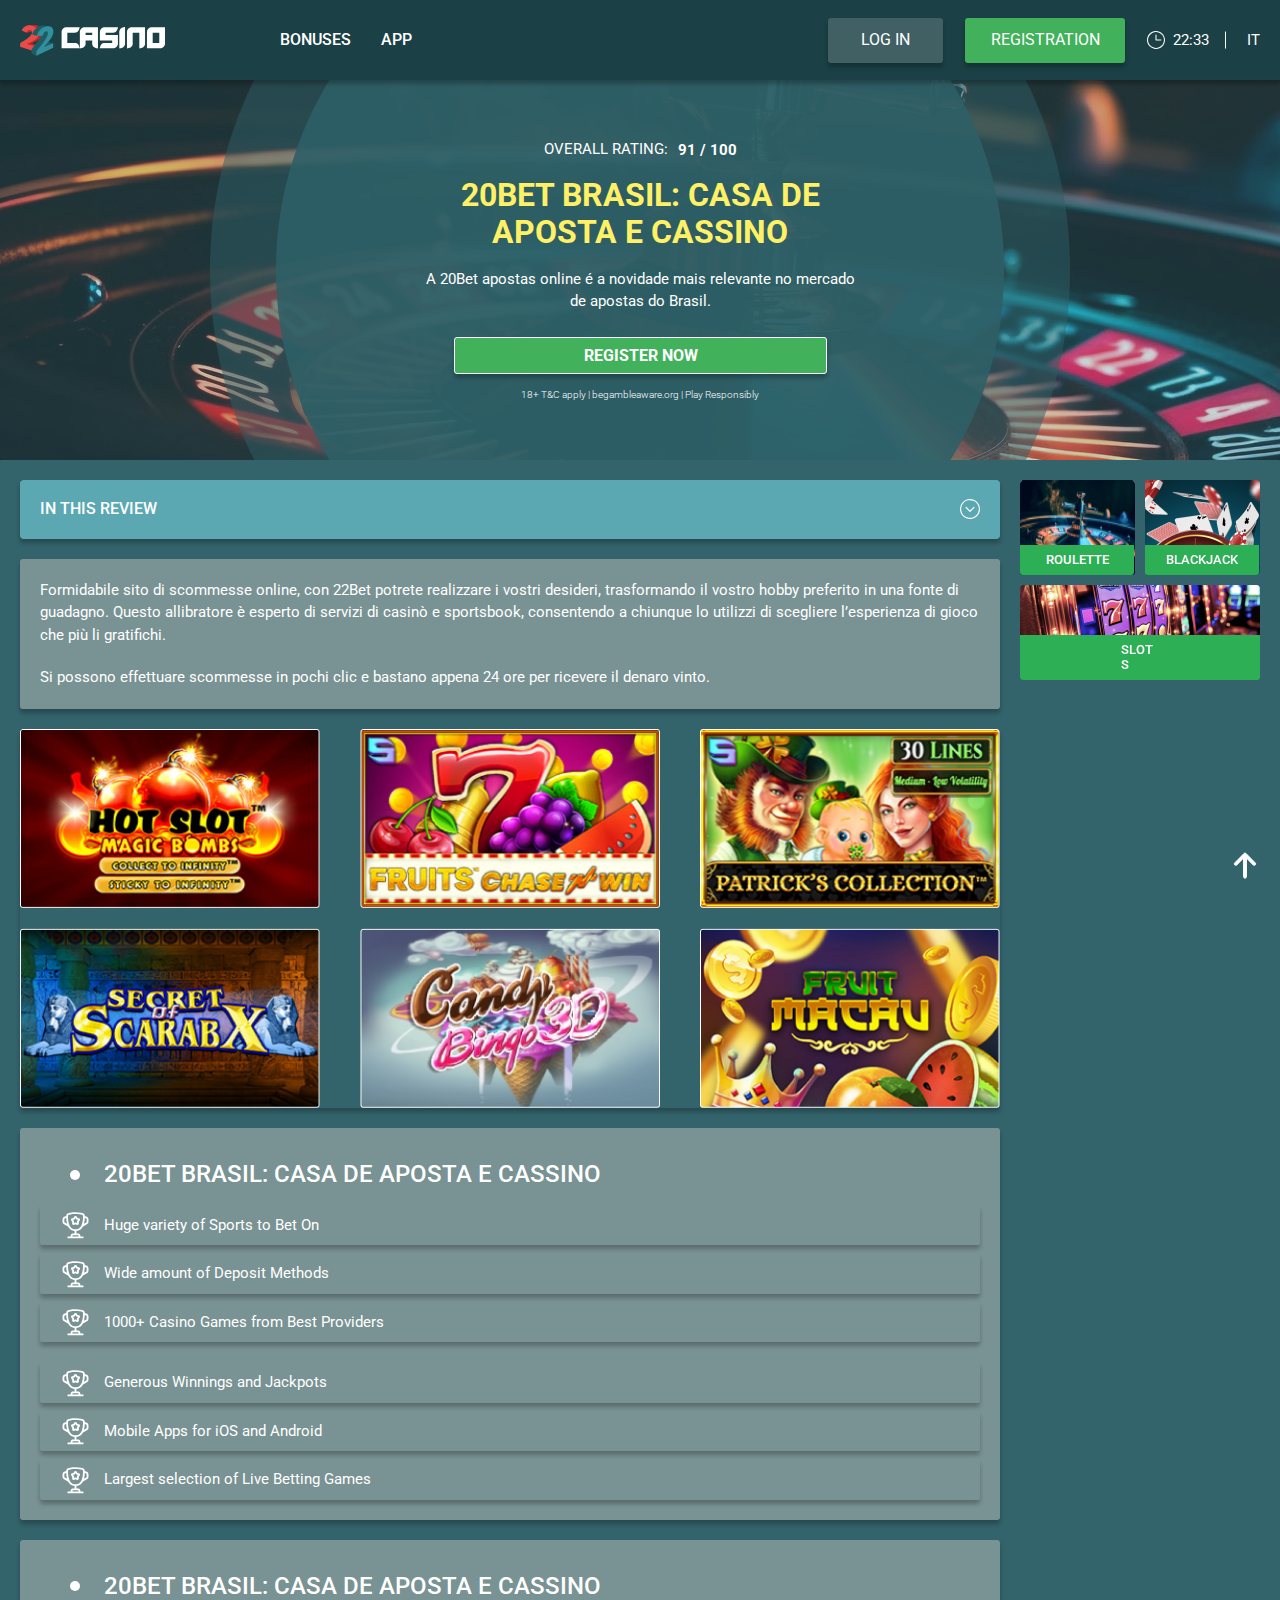
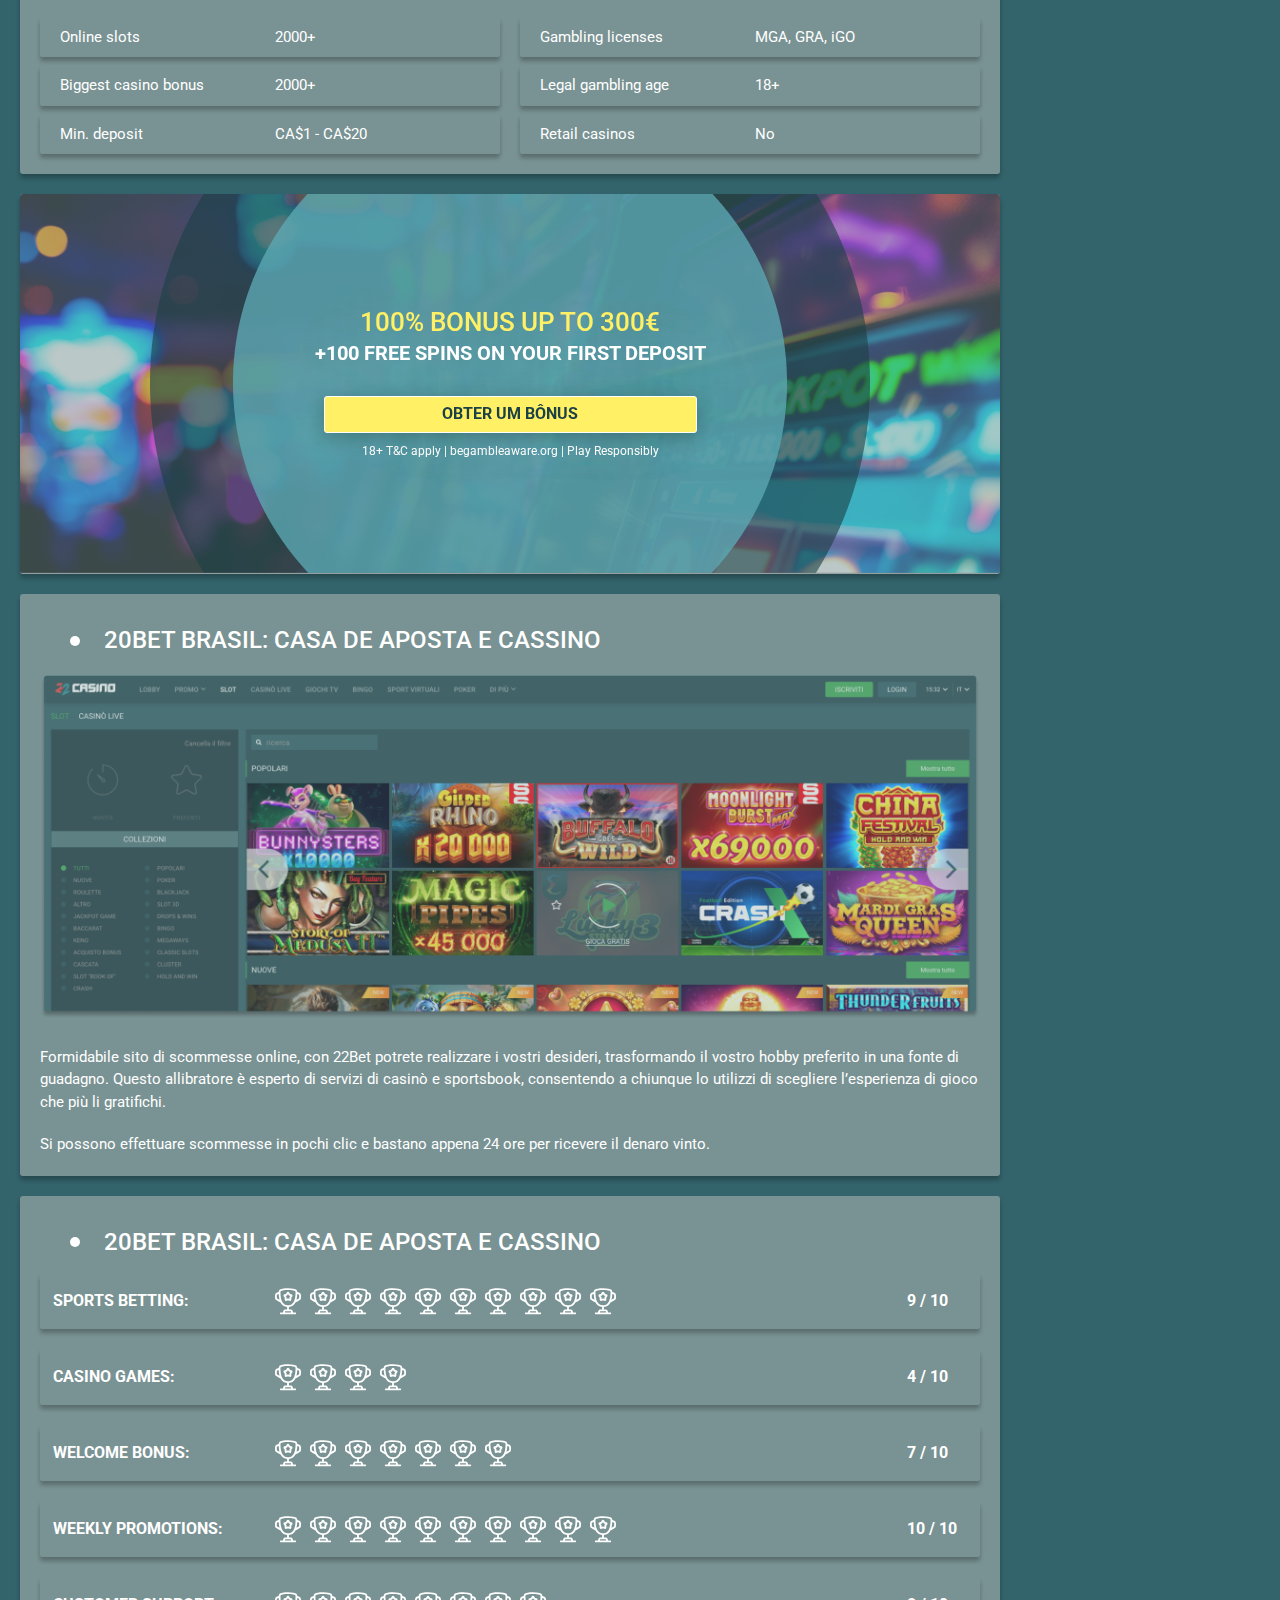
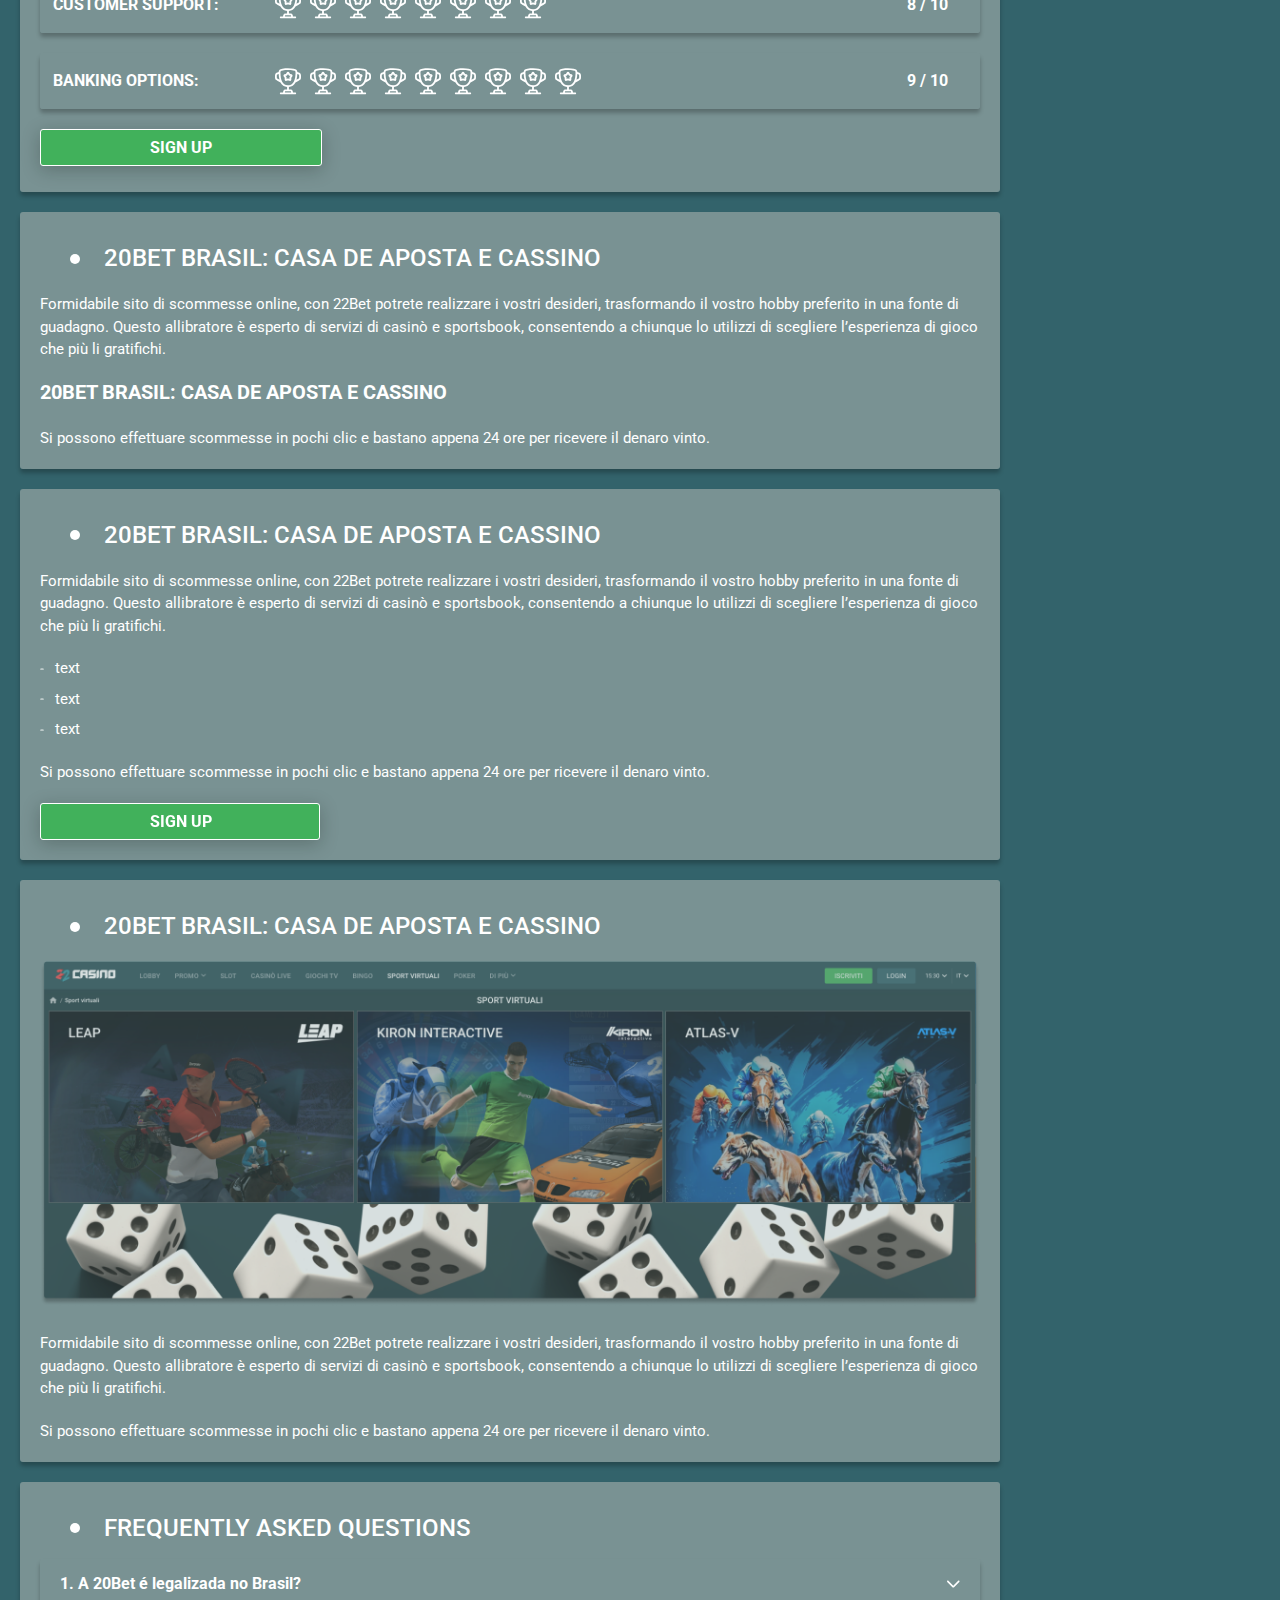
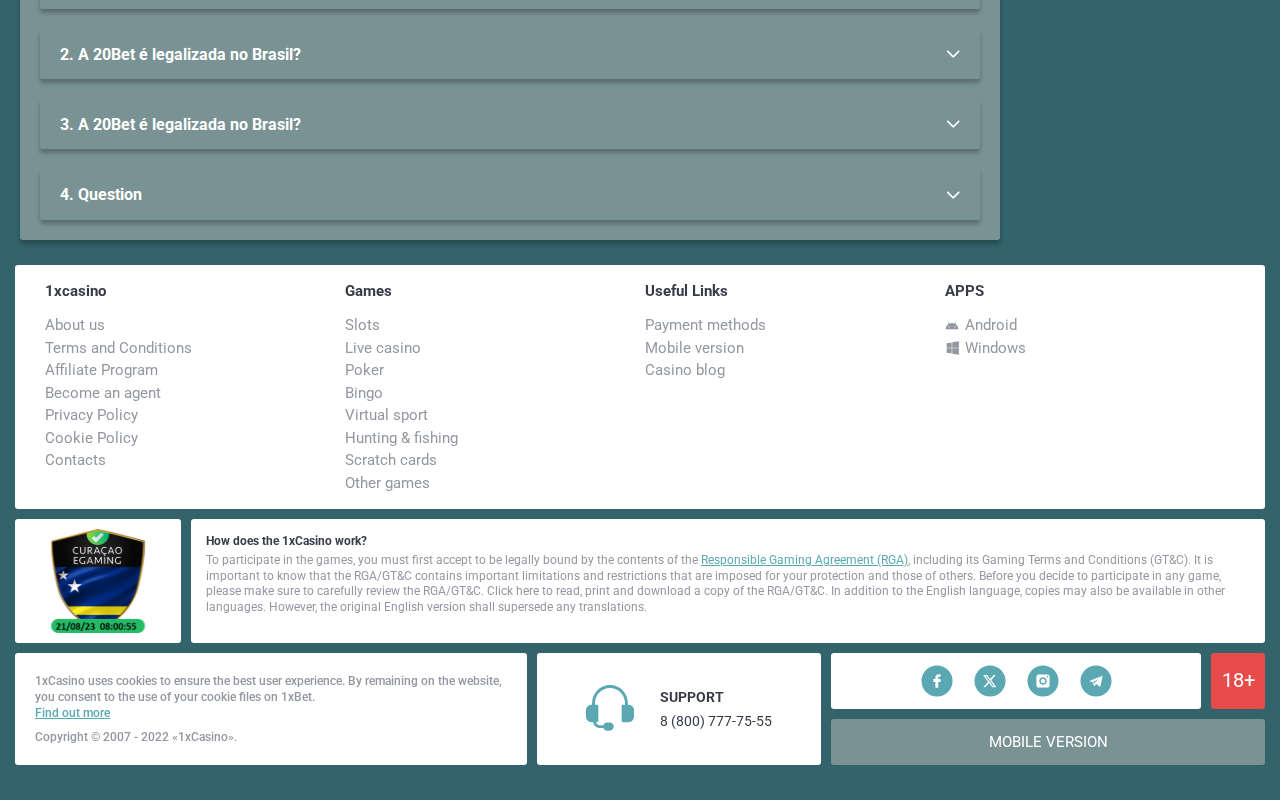
<file: index.html>
<!DOCTYPE html>
<html lang="it">
  <head>
    <meta charset="UTF-8" />
   
    <meta name="viewport" content="width=device-width, initial-scale=1.0" />
    <title>20Bet Brasil: casa de aposta e cassino</title>
    <meta name="description" content />
    <meta property="og:site_name" content />
    <meta property="og:title" content />
    <meta property="og:type" content="website" />
    <meta property="og:url" content />
    <meta property="og:image" content />
    <meta property="og:image:alt" content />
    <meta property="og:locale" content="it" />
    <meta property="og:description" content />
    <link rel="preconnect" href="https://fonts.googleapis.com" />
    <link rel="preconnect" href="https://fonts.gstatic.com" crossorigin />
    <link
      href="https://fonts.googleapis.com/css2?family=Poppins&family=Roboto:wght@400;500;700&display=swap"
      rel="stylesheet"
    />
    <link rel="stylesheet" href="./css/reset.css" />
    <link rel="stylesheet" href="./css/main.css" />
    <link rel="stylesheet" href="./css/media.css"/>
    <link rel="icon" href="./images/favicon.png" type="image/x-icon"/>
    <script
    src="https://code.jquery.com/jquery-3.6.1.min.js"
    integrity="sha256-o88AwQnZB+VDvE9tvIXrMQaPlFFSUTR+nldQm1LuPXQ="
    crossorigin="anonymous"
  ></script>
  </head>
  <body>
    <header class="header">
      <section class="content header__content">
        <a href="#" class="logo header__logo"
          ><img src="./images/logo.svg" alt="logo" title
        /></a>
        <button class="header__btn-menu" >
          <svg width="16px" height="16px" viewBox="0 0 16 16" xmlns="http://www.w3.org/2000/svg">
              <rect y="0" width="16" height="3" rx="1.5"></rect>
              <rect y="6.5" width="16" height="3" rx="1.5"></rect>
              <rect y="13" width="16" height="3" rx="1.5"></rect>
            </svg>
        </button>

          <nav class="menu header__menu">
            <ul class="header__menu-list">
               
              <li>
                <a href="#">
                 Bonuses
                </a>
              </li>
              <li>
                <a href="#">
                 App
                </a>
              </li>
            </ul>
            <div class="header__button header__button-menu " >
              <a href="#" class="button  button__login-menu">log in</a>
              <a href="#" class="button button__menu">registration</a>
            </div>
           
          </nav>
            <a href="#" class="button button__login">log in</a>
            <a href="#" class="button button__singup">registration</a>
            <div id="clock" class="header__time">00:00</div>
            <a href="" class="header__flag">
                <span>it</span>
                
              </a>
      </section>
    </header>
     <main class="main home main-page">
      <section class=" hero hero__page ">
           
        <div class="background background-page">
          <img src="./images/main/bg-main.png" alt="hero" title />
          
        </div>
        <div class="hero__wrapper hero__wrapper-page">
          <div class="hero__data hero__data-page">
            <div class="hero__rating" itemscope itemtype="http://schema.org/Game">
              <p>Overall Rating:</p>
              <meta itemprop="name" content="https://22casino22.it/">
              <span itemprop="aggregateRating" itemscope itemtype="http://schema.org/AggregateRating">
                <span itemprop="ratingValue">91</span>
              <span>/</span> 
              <span itemprop="bestRating">100</span>
              <meta itemprop="reviewCount" content="100">
              </span>
            </div>
            <h1 class="title general hero__title">
              20Bet Brasil: casa de aposta e cassino
            </h1>
            <p>A 20Bet apostas online é a novidade mais relevante no mercado de apostas do Brasil.</p>
            <a href="#" class="button  hero__button">REGISTER NOW</a>
            <span class="hero__span">18+ T&C apply | begambleaware.org | Play Responsibly</span>
          </div>
         
        </div>
      </section>
      <section class="main__wrap main__wrap-page">
        <aside class="sidebar sidebar-left ">
           
              
                <div class="sidebar-left__review">
                  <div class="menu__review-desk sidebar__desk">In this review</div>
                  <ul class="menu__review sidebar__list">
                    <li><a href="#">Review of 20Bet</a></li>
                    <li><a href="#">Registration</a></li>
                    <li><a href="#">Layouts and navigation</a></li>
                    <li><a href="#">20Bet Betting </a></li>
                    <li><a href="#">Sports offers</a></li>
                    <li><a href="#">Sports betting</a></li>
                    <li><a href="#">Live betting</a></li>
                    <li><a href="#">Live stream</a></li>
                    <li><a href="#">Cash out</a></li>
                    
                  </ul>
                </div>
             
        </aside>
       <section class="content__wrapper content__wrapper-page ">

          <section class="content menu-review__content">
              

            
                <div class="menu__review-desk menu__review-content">In this review</div>
                <ul class="menu__review menu__review-list">
                  <li><a href="#">Review of 20Bet</a></li>
                  <li><a href="#">Registration</a></li>
                  <li><a href="#">Layouts and navigation</a></li>
                  <li><a href="#">20Bet Betting </a></li>
                  <li><a href="#">Sports offers</a></li>
                  <li><a href="#">Sports betting</a></li>
                  <li><a href="#">Live betting</a></li>
                  <li><a href="#">Live stream</a></li>
                  <li><a href="#">Cash out</a></li>
                  
                </ul>
             
          
          </section>
          <section class="content article">
            <p>
              Formidabile sito di scommesse online, con 22Bet potrete realizzare
              i vostri desideri, trasformando il vostro hobby preferito in una
              fonte di guadagno. Questo allibratore è esperto di servizi di
              casinò e sportsbook, consentendo a chiunque lo utilizzi di
              scegliere l’esperienza di gioco che più li gratifichi.
            </p>
            <p>
              Si possono effettuare scommesse in pochi clic e bastano appena 24
              ore per ricevere il denaro vinto.
            </p>
          </section>
          <section class="content games">
            <ul class="games__list">
              <li><a href="#"><img src="./images/main/card-main1.png" alt="games" title></a></li>
              <li><a href="#"><img src="./images/main/card-main2.png" alt="games" title></a></li>
              <li><a href="#"><img src="./images/main/card-main3.png" alt="games" title></a></li>
              <li><a href="#"><img src="./images/main/card-main4.png" alt="games" title></a></li>
              <li><a href="#"><img src="./images/main/card-main5.png" alt="games" title></a></li>
              <li><a href="#"><img src="./images/main/card-main6.png" alt="games" title></a></li>
            </ul>
          </section>
          <section class="content features">
            <h2 class="title high features__title">20Bet Brasil: Casa de Aposta e Cassino</h2>
           <div class="features__wrap">
            <ul class="features__list">
                <li>Huge variety of Sports to Bet On</li>
                <li>Wide amount of Deposit Methods</li>
                <li>1000+ Casino Games from Best Providers</li>
            </ul>
            <ul class="features__list">
                <li>Generous Winnings and Jackpots</li>
                <li>Mobile Apps for iOS and Android</li>
                <li>Largest selection of Live Betting Games</li>
           </ul> 
           </div>
           </section> 
           <section class="content features">
            <h2 class="title high features__title">20Bet Brasil: Casa de Aposta e Cassino</h2>
           <div class="features__wrap">
            
              <table class="features__table">
               <tbody class="features__group">
                 
                   <tr>
                   <td>Online slots</td>
                   <td>2000+</td>
                  </tr>
                  <tr>
                   <td>Biggest casino bonus</td>
                   <td>2000+</td>
                  </tr>
                  <tr>
                   <td>Min. deposit</td>
                   <td>CA$1 - CA$20</td>
                  </tr>
               </tbody>
               <tbody class="features__group">
                     <tr>
                     <td>Gambling licenses</td>
                     <td>MGA, GRA, iGO</td>
                   </tr>
                   <tr>
                     <td>Legal gambling age</td>
                     <td>18+</td>
                   </tr>
                   <tr>
                     <td>Retail casinos</td>
                     <td>No</td>
                   </tr>
                
               </tbody>
             </table>
            
           </div>
           </section>   
          <section class="content banner">
           
            <div class="background banner__backgroud">
              <img
                src="./images/main/banner-main.png"
                alt="banner"
                title
              />
             
            </div>
            <div class="banner__info">
              <h2 class="title high banner__title">
                100% BONUS UP TO 300€
                <span >+100 free spins on your first deposit</span>
              </h2>
              <a href="#" class="button banner__button">Obter um Bônus</a>
              <span class="banner__span">18+ T&C apply | begambleaware.org | Play Responsibly</span>
            </div>
          </section>
          <section class="content article">
            <h2 class="title high article__title">20Bet Brasil: Casa de Aposta e Cassino</h2>
            <div class="images">
                <img src="./images/main/image1-main.png" alt="banner" title />
              </div>
            <p>
              Formidabile sito di scommesse online, con 22Bet potrete realizzare
              i vostri desideri, trasformando il vostro hobby preferito in una
              fonte di guadagno. Questo allibratore è esperto di servizi di
              casinò e sportsbook, consentendo a chiunque lo utilizzi di
              scegliere l’esperienza di gioco che più li gratifichi.
            </p>
            <p>
              Si possono effettuare scommesse in pochi clic e bastano appena 24
              ore per ricevere il denaro vinto.
            </p>
           
          </section>
          <section class="content ratings ">
            <h2 class="ratings__title title high">
              20Bet Brasil: Casa de Aposta e Cassino
            </h2>
            
            <div class="rating__table table">
              <table>
                  <td>Sports Betting:</td>
                  <td>
                    <img src="./images/main/ratings-icon.svg" alt="ratings" title>
                    <img src="./images/main/ratings-icon.svg" alt="ratings" title>
                    <img src="./images/main/ratings-icon.svg" alt="ratings" title>
                    <img src="./images/main/ratings-icon.svg" alt="ratings" title>
                    <img src="./images/main/ratings-icon.svg" alt="ratings" title>
                    <img src="./images/main/ratings-icon.svg" alt="ratings" title>
                    <img src="./images/main/ratings-icon.svg" alt="ratings" title>
                    <img src="./images/main/ratings-icon.svg" alt="ratings" title>
                    <img src="./images/main/ratings-icon.svg" alt="ratings" title>
                    <img src="./images/main/ratings-icon.svg" alt="ratings" title>
                    
                  </td>
                  <td> <span class="ratings__data">
                    <span>9</span>
                    <span>/</span>
                    <span>10</span>
                  </span></td>
                </tr>
                <tr>
                  <td>Casino Games:</td>
                  <td>
                    <img src="./images/main/ratings-icon.svg" alt="ratings" title>
                    <img src="./images/main/ratings-icon.svg" alt="ratings" title>
                    <img src="./images/main/ratings-icon.svg" alt="ratings" title>
                    <img src="./images/main/ratings-icon.svg" alt="ratings" title>
                    
                  </td>
                  <td><span class="ratings__data">
                    <span>4</span>
                    <span>/</span>
                    <span>10</span>
                  </span></td>
                </tr>
                <tr> 
                  <td>Welcome Bonus:</td>
                  <td>
                    
                    <img src="./images/main/ratings-icon.svg" alt="ratings" title>
                    <img src="./images/main/ratings-icon.svg" alt="ratings" title>
                    <img src="./images/main/ratings-icon.svg" alt="ratings" title>
                    <img src="./images/main/ratings-icon.svg" alt="ratings" title>
                    <img src="./images/main/ratings-icon.svg" alt="ratings" title>
                    <img src="./images/main/ratings-icon.svg" alt="ratings" title>
                    <img src="./images/main/ratings-icon.svg" alt="ratings" title>
                  </td>
                  <td><span class="ratings__data">
                    <span>7</span>
                    <span>/</span>
                    <span>10</span>
                  </span></td>
                </tr>
                <tr>
                  <td>Weekly Promotions:</td>
                  <td>
                    <img src="./images/main/ratings-icon.svg" alt="ratings" title>
                    <img src="./images/main/ratings-icon.svg" alt="ratings" title>
                    <img src="./images/main/ratings-icon.svg" alt="ratings" title>
                    <img src="./images/main/ratings-icon.svg" alt="ratings" title>
                    <img src="./images/main/ratings-icon.svg" alt="ratings" title>
                    <img src="./images/main/ratings-icon.svg" alt="ratings" title>
                    <img src="./images/main/ratings-icon.svg" alt="ratings" title>
                    <img src="./images/main/ratings-icon.svg" alt="ratings" title>
                    <img src="./images/main/ratings-icon.svg" alt="ratings" title>
                    <img src="./images/main/ratings-icon.svg" alt="ratings" title>
                  </td>
                  <td><span class="ratings__data">
                    <span>10</span>
                    <span>/</span>
                    <span>10</span>
                  </span></td>
                </tr>
                <tr>
                  <td>Customer Support:</td>
                  <td>
                    <img src="./images/main/ratings-icon.svg" alt="ratings" title>
                    <img src="./images/main/ratings-icon.svg" alt="ratings" title>
                    <img src="./images/main/ratings-icon.svg" alt="ratings" title>
                    <img src="./images/main/ratings-icon.svg" alt="ratings" title>
                    <img src="./images/main/ratings-icon.svg" alt="ratings" title>
                    <img src="./images/main/ratings-icon.svg" alt="ratings" title>
                    <img src="./images/main/ratings-icon.svg" alt="ratings" title>
                    <img src="./images/main/ratings-icon.svg" alt="ratings" title>
          
                  </td>
                  <td><span class="ratings__data">
                    <span>8</span>
                    <span>/</span>
                    <span>10</span>
                  </span></td>
                </tr>
                <tr>
                  <td>Banking Options:</td>
                  <td>
                    <img src="./images/main/ratings-icon.svg" alt="ratings" title>
                    <img src="./images/main/ratings-icon.svg" alt="ratings" title>
                    <img src="./images/main/ratings-icon.svg" alt="ratings" title>
                    <img src="./images/main/ratings-icon.svg" alt="ratings" title>
                    <img src="./images/main/ratings-icon.svg" alt="ratings" title>
                    <img src="./images/main/ratings-icon.svg" alt="ratings" title>
                    <img src="./images/main/ratings-icon.svg" alt="ratings" title>
                    <img src="./images/main/ratings-icon.svg" alt="ratings" title>
                    <img src="./images/main/ratings-icon.svg" alt="ratings" title>
          
                  </td>
                  <td><span class="ratings__data">
                    <span>9</span>
                    <span>/</span>
                    <span>10</span>
                  </span></td>
                </tr>
              </table>
            </div>
         
            <a href="#" class="button ratings__button">sign up</a>
          </section>
          <section class="content article">
            <h2 class="title high article__title">20Bet Brasil: Casa de Aposta e Cassino</h2>
            <p>
              Formidabile sito di scommesse online, con 22Bet potrete realizzare
              i vostri desideri, trasformando il vostro hobby preferito in una
              fonte di guadagno. Questo allibratore è esperto di servizi di
              casinò e sportsbook, consentendo a chiunque lo utilizzi di
              scegliere l’esperienza di gioco che più li gratifichi.
            </p>

            <h3>20Bet Brasil: Casa de Aposta e Cassino</h3>

            <p>
              Si possono effettuare scommesse in pochi clic e bastano appena 24
              ore per ricevere il denaro vinto.
            </p>
            
          </section>
          <section class="content article">
            <h2 class="title high article__title">20Bet Brasil: Casa de Aposta e Cassino</h2>
            <p>
              Formidabile sito di scommesse online, con 22Bet potrete realizzare
              i vostri desideri, trasformando il vostro hobby preferito in una
              fonte di guadagno. Questo allibratore è esperto di servizi di
              casinò e sportsbook, consentendo a chiunque lo utilizzi di
              scegliere l’esperienza di gioco che più li gratifichi.
            </p>
            <ul>
              <li>text</li>
              <li>text</li>
              <li>text</li>
            </ul>
            <p>
              Si possono effettuare scommesse in pochi clic e bastano appena 24
              ore per ricevere il denaro vinto.
            </p>
            <a href="#" class="button article__button">sign up</a>
          </section>
          <section class="content article">
            <h2 class="title high article__title">20Bet Brasil: Casa de Aposta e Cassino</h2>
            <div class="images">
                <img src="./images/main/image2-main.png" alt="banner" title/>
              </div>
            <p>
              Formidabile sito di scommesse online, con 22Bet potrete realizzare
              i vostri desideri, trasformando il vostro hobby preferito in una
              fonte di guadagno. Questo allibratore è esperto di servizi di
              casinò e sportsbook, consentendo a chiunque lo utilizzi di
              scegliere l’esperienza di gioco che più li gratifichi.
            </p>
            <p>
              Si possono effettuare scommesse in pochi clic e bastano appena 24
              ore per ricevere il denaro vinto.
            </p>
            
          </section>
          
        
          <section class="content faq">
            <h2 class="title high faq__title">Frequently Asked Questions</h2>
            <ul class="faq__list " itemscope itemtype="https://schema.org/FAQPage">
              <li class="faq__item"  itemscope itemprop="mainEntity" itemtype="https://schema.org/Question">
                <h3 class="title medium faq__subtitle js-button-expander"  itemprop="name">1. A 20Bet é legalizada no Brasil?
                 </h3>
                <div  class="faq__answer js-expand-content" itemscope  itemprop="acceptedAnswer" itemtype="https://schema.org/Answer">
                  <p  itemprop="text">
                    Sim, a casa de apostas tem licença emitida por Curaçao, que é reconhecida no Brasil e a permite atuar por aqui.
                  </p>
                </div>
              </li>
              <li class="faq__item"  itemscope itemprop="mainEntity" itemtype="https://schema.org/Question">
                <h3 class="title medium faq__subtitle js-button-expander"  itemprop="name">2. A 20Bet é legalizada no Brasil?</h3>
                <div class="faq__answer js-expand-content" itemscope  itemprop="acceptedAnswer" itemtype="https://schema.org/Answer">
                  <p  itemprop="text">
                    Sim, a casa de apostas tem licença emitida por Curaçao, que é reconhecida no Brasil e a permite atuar por aqui.
                  </p>
                </div>
              </li> 
              <li class="faq__item"  itemscope itemprop="mainEntity" itemtype="https://schema.org/Question">
                <h3 class="title medium faq__subtitle js-button-expander"  itemprop="name">3. A 20Bet é legalizada no Brasil?</h3>
                <div class="faq__answer js-expand-content" itemscope  itemprop="acceptedAnswer" itemtype="https://schema.org/Answer">
                  <p  itemprop="text">
                    Sim, a casa de apostas tem licença emitida por Curaçao, que é reconhecida no Brasil e a permite atuar por aqui.
                  </p>
                </div>
              </li> 
              <li class="faq__item"  itemscope itemprop="mainEntity" itemtype="https://schema.org/Question">
                <h3 class="title medium faq__subtitle js-button-expander"  itemprop="name">4. Question</h3>
                <div class="faq__answer js-expand-content" itemscope  itemprop="acceptedAnswer" itemtype="https://schema.org/Answer">
                  <p  itemprop="text">
                    Sim, a casa de apostas tem licença emitida por Curaçao, que é reconhecida no Brasil e a permite atuar por aqui.
                  </p>
                </div>
              </li> 
            </ul>
          </section>
          
        </section> 
        <aside class="sidebar sidebar-right ">
          <div class="sidebar__cards">
            <a href="#"><img src="./images/sidebar/roulette.png" width="115" alt="roulette" title>
            <div class="sidebar__text sidebar__text-first">Roulette</div></a>
            <a href="#"><img src="./images/sidebar/blackjack.png" width="115" alt="blackjack" title>
              <div class="sidebar__text">Blackjack</div></a>
            
           
           <a href="#"><img src="./images/sidebar/slots.png" width="240" alt="slots" title>
            <div class="sidebar__text sidebar__text-last">Slots</div></a>
           </div>
        </aside> 
        <div class=""  onclick="scrollToTop()">
          <button class="main__arrow" id="scrollToTopBtn"></button>
        </div> 
        
      </section>
    </main> 
     <footer class=" footer ">
      <section class=" footer__content">
        <ul class="footer__menu">
          <li>
            <div>1хcasino</div>
            <ul class="footer__info">
              <li><a href="#">About us
              </a></li>
              <li><a href="#">Terms and Conditions</a></li>
              <li><a href="#">Affiliate Program
              </a></li>
              <li><a href="#">Become an agent
              </a></li>
              <li><a href="#">Privacy Policy
              </a></li>
              <li><a href="#">Сookie Policy
              </a></li>
              <li><a href="#">Contacts</a></li>
            
            </ul>
          </li>
          <li>
            <div>Games</div>
            <ul class="footer__info">
              <li><a href="#">Slots</a></li>
              <li><a href="#">Live casino</a></li>
              <li><a href="#">Poker</a></li>
              <li><a href="#">Bingo</a></li>
              <li><a href="#">Virtual sport</a></li>
              <li><a href="#">Hunting & fishing</a></li>
              <li><a href="#">Scratch cards</a></li>
              <li><a href="#">Other games</a></li>
            </ul>
          </li>
          <li>
            <div>Useful Links</div>
            <ul class="footer__info">
              <li><a href="#">Payment methods</a></li>
              <li><a href="#">Mobile version</a></li>
              <li><a href="#">Casino blog</a></li>
            </ul>
          </li>
          <li>
            <div>APPS
            </div>
            <ul class="footer__info">
              <li><a href="#" class="footer__android">Android</a></li>
              <li><a href="#" class="footer__windows">Windows</a></li>
              
            </ul>
          </li>
        </ul>
      <div class="footer__wrapper">
         <div class="footer__image"> 
        <img src="./images/footer-frame.svg" alt="" title="">
      </div>
       <div class="footer__desc"><p class="footer__desc-question">How does the 1xCasino work?</p>
       <p>To participate in the games, you must first accept to be legally bound by the contents of the <a class="footer__desc-link" href="#" class="">Responsible Gaming Agreement (RGA)</a>, including its Gaming Terms and Conditions (GT&C). It is important to know that the RGA/GT&C contains important limitations and restrictions that are imposed for your protection and those of others. Before you decide to participate in any game, please make sure to carefully review the RGA/GT&C. Click here to read, print and download a copy of the RGA/GT&C. In addition to the English language, copies may also be available in other languages. However, the original English version shall supersede any translations.</p></div>
      </div>
        
          <div class="footer__text">
            <p>
              1xCasino uses cookies to ensure the best user experience. By remaining on the website, you consent to the use of your cookie files on 1xBet. 
              <a class="footer__desc-link" href="#">Find out more</a>
            </p>
            <p>Copyright &copy; 2007 - 2022 «1xCasino».</p>
          </div>
          <div class="footer__support">
          <img src="./images/support.svg" alt="" title>
         <div class="footer__support-text">
           <p>SUPPORT</p>
          <a href="tel:+88007777555">8 (800) 777-75-55</a>
         </div>
        </div>
       <div class="footer__information">
        <div class="footer__social">
         <ul class="footer__links">
          <li><a href="#"><img src="./images/facebook.svg" alt=""title></a></li>
           <li><a href="#"><img src="./images/twitter.svg" alt=""title></a></li>
            <li><a href="#"><img src="./images/instagram.svg" alt=""title></a></li>
             <li><a href="#"><img src="./images/telegram.svg" alt=""title></a></li>
        </ul>
         <div class="footer__age"> 18+
            <!-- <img src="./images/age.svg" alt="age" title /> -->
          </div>
       </div>
          <div class="footer__mob"><a href="#">MOBILE VERSION</a></div>
        </div>
       
       
      </section>
    </footer>
    <script src="./js/arrowUp.js" defer></script>
    <script src="./js/sidebar.js" defer></script>
    <script src="./js/expander.js" defer></script>
    <script src="./js/mobile-menu.js" defer></script>
    <script src="./js/clock.js" defer></script>
  </body>
</html>
</file>
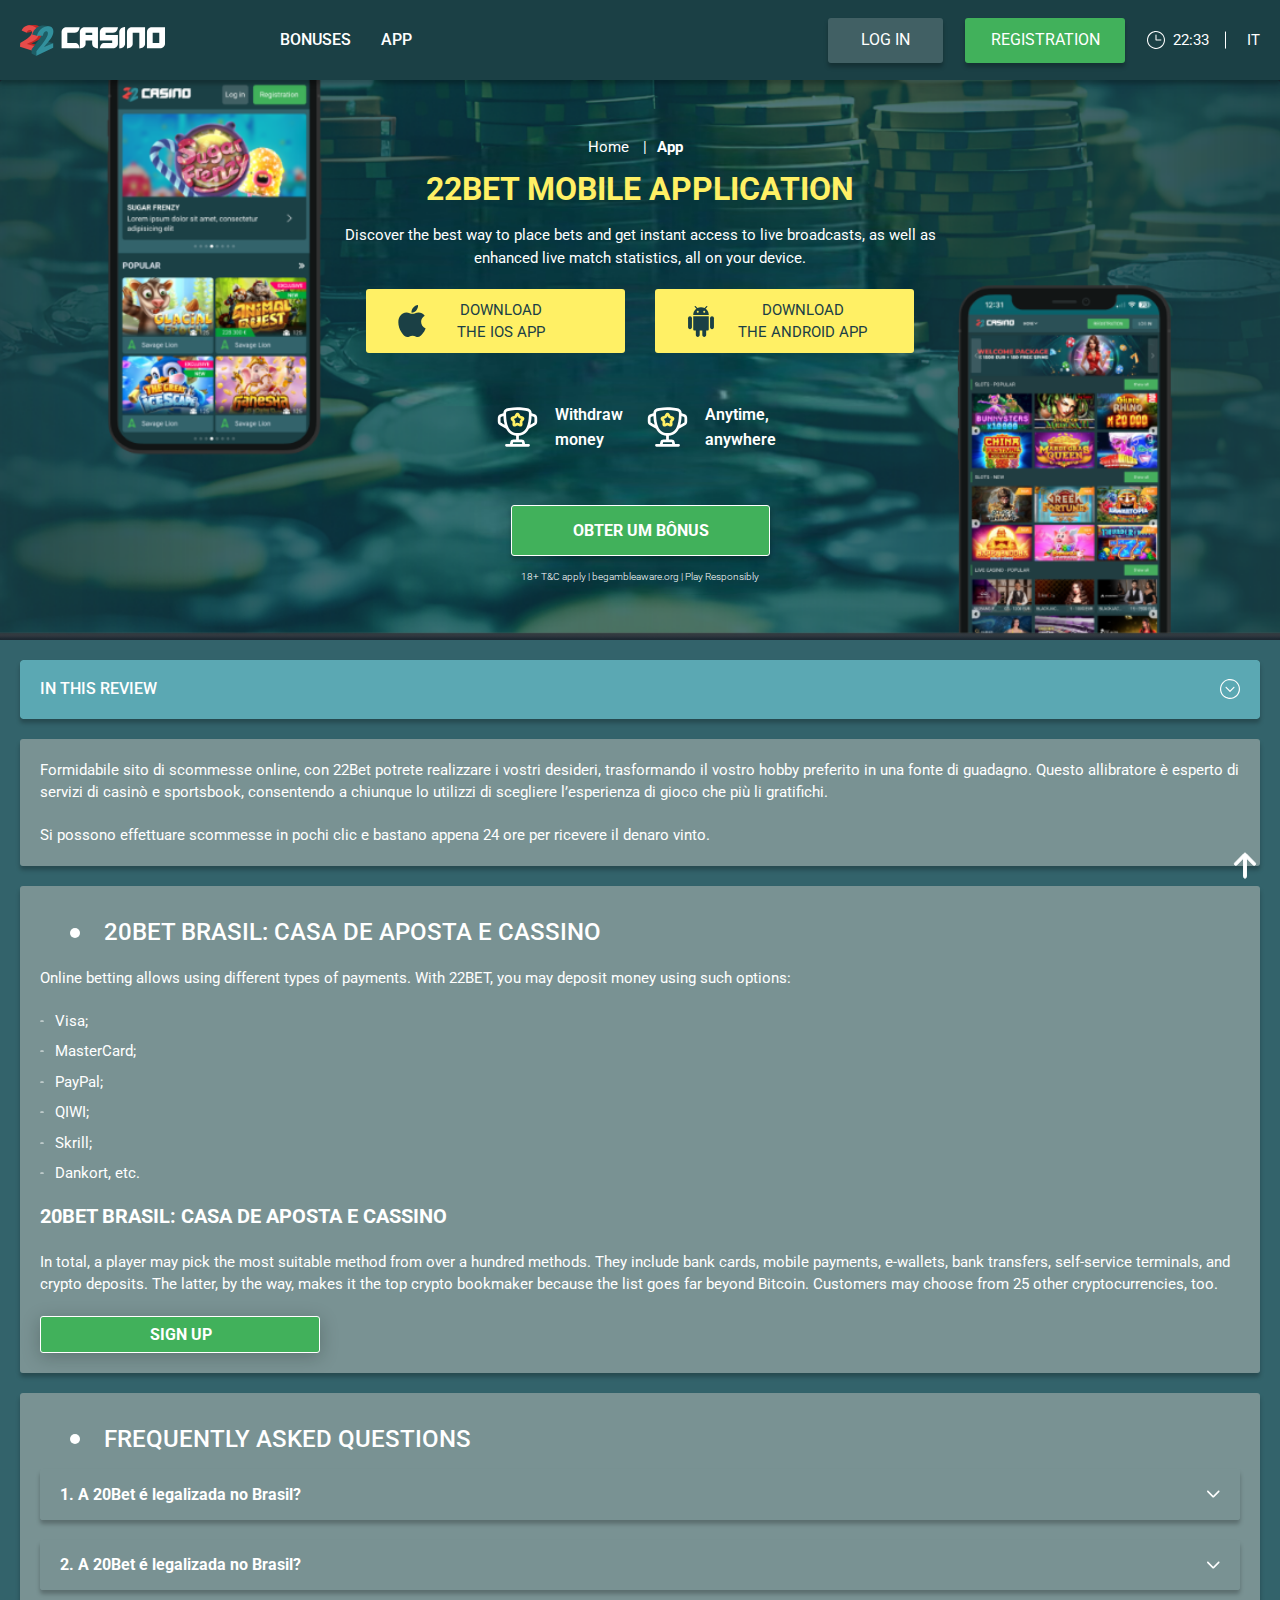
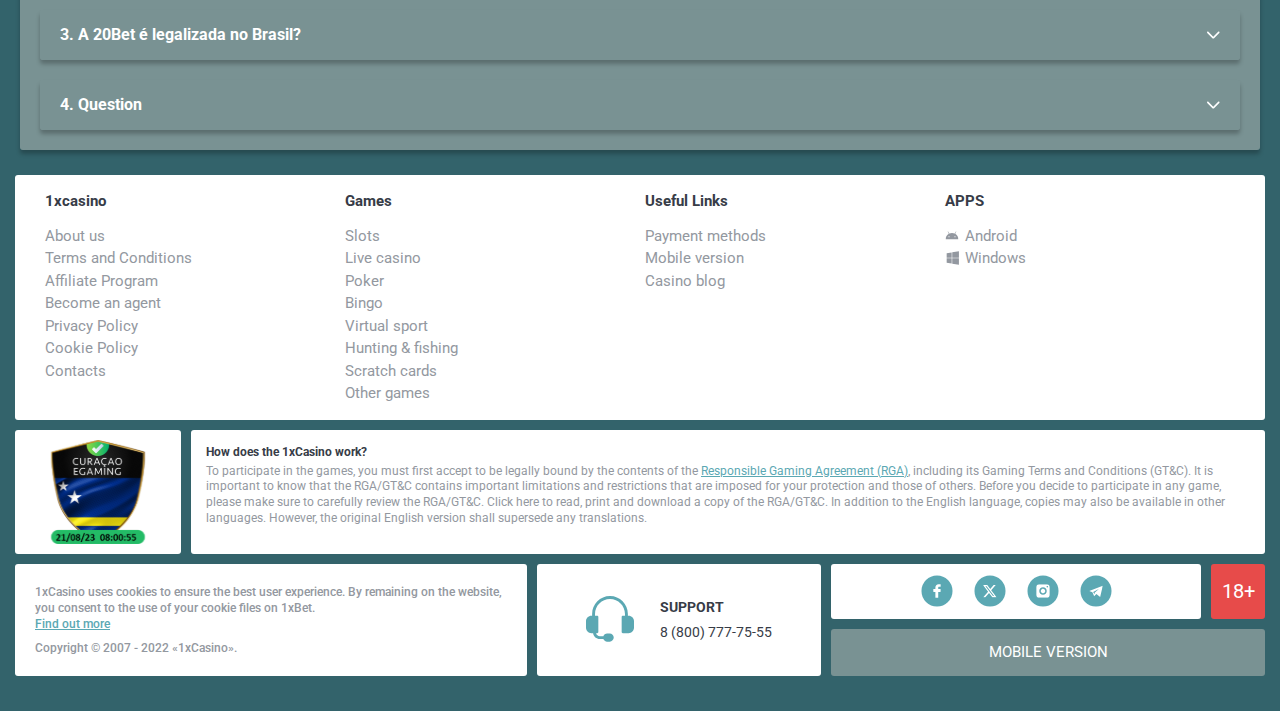
<file: app.html>
<!DOCTYPE html>
<html lang="it">
  <head>
    <meta charset="UTF-8" />

    <meta name="viewport" content="width=device-width, initial-scale=1.0" />
    <title>20Bet Brasil: casa de aposta e cassino</title>
    <meta name="description" content />
    <meta property="og:site_name" content />
    <meta property="og:title" content />
    <meta property="og:type" content="website" />
    <meta property="og:url" content />
    <meta property="og:image" content />
    <meta property="og:image:alt" content />
    <meta property="og:locale" content="it" />
    <meta property="og:description" content />
    <link rel="preconnect" href="https://fonts.googleapis.com" />
    <link rel="preconnect" href="https://fonts.gstatic.com" crossorigin />
    <link
      href="https://fonts.googleapis.com/css2?family=Poppins&family=Roboto:wght@400;500;700&display=swap"
      rel="stylesheet"
    />
    <link rel="stylesheet" href="./css/reset.css" />
    <link rel="stylesheet" href="./css/main.css" />
    <link rel="stylesheet" href="./css/media.css" />
    <link rel="icon" href="./images/favicon.png" type="image/x-icon" />
    <script
      src="https://code.jquery.com/jquery-3.6.1.min.js"
      integrity="sha256-o88AwQnZB+VDvE9tvIXrMQaPlFFSUTR+nldQm1LuPXQ="
      crossorigin="anonymous"
    ></script>
  </head>
  <body>
    <header class="header">
      <section class="content header__content">
        <a href="#" class="logo header__logo"
          ><img src="./images/logo.svg" alt="logo" title
        /></a>
        <button class="header__btn-menu">
          <svg
            width="16px"
            height="16px"
            viewBox="0 0 16 16"
            xmlns="http://www.w3.org/2000/svg"
          >
            <rect y="0" width="16" height="3" rx="1.5"></rect>
            <rect y="6.5" width="16" height="3" rx="1.5"></rect>
            <rect y="13" width="16" height="3" rx="1.5"></rect>
          </svg>
        </button>

        <nav class="menu header__menu">
          <ul class="header__menu-list">
            <li>
              <a href="#"> Bonuses </a>
            </li>
            <li>
              <a href="#"> App </a>
            </li>
          </ul>
          <div class="header__button header__button-menu">
            <a href="#" class="button button__login-menu">log in</a>
            <a href="#" class="button button__menu">registration</a>
          </div>
        </nav>

        <a href="#" class="button button__login">log in</a>
        <a href="#" class="button button__singup">registration</a>
        <div id="clock" class="header__time">00:00</div>
        <a href="" class="header__flag">
          <span>it</span>
        </a>
      </section>
    </header>
    <main class="main home main-page">
      <section class="hero hero__page hero__page-app">
        <div class="background background-page">
          <img src="./images/app/bg-app.png" alt="hero" title />
        </div>
        <div class="hero__wrapper hero__wrapper-page">
          <div class="hero__data hero__data-page hero__data-app">
            <ul
              class="breadcrumbs breadcrumbs-app"
              itemscope
              itemtype="https://schema.org/BreadcrumbList"
            >
              <li
                itemprop="itemListElement"
                itemscope
                itemtype="https://schema.org/ListItem"
              >
                <a href="#" itemprop="item">
                  <span itemprop="name">Home</span></a
                >
                <meta itemprop="position" content="1" />
              </li>
              <li
                itemprop="itemListElement"
                itemscope
                itemtype="https://schema.org/ListItem"
              >
                <a href="#" itemprop="item">
                  <span itemprop="name">App</span></a
                >
                <meta itemprop="position" content="2" />
              </li>
            </ul>
            <h1 class="title general hero__title">22bet mobile application</h1>
            <p>
              Discover the best way to place bets and get instant access to live
              broadcasts, as well as enhanced live match statistics, all on your
              device.
            </p>
            <div class="button__wrap-app">
                <a href="#" class="banner__btn banner__btn-app">
                Download </br>
                the IOS app
                </a>
                <a href="#" class="banner__btn banner__btn-android"
                  >Download </br> the Android app</a
                >
              </div>
              <ul class="hero__list">
                <li>Withdraw money</li>
                <li>Anytime, anywhere</li>
              </ul>
            <a href="#" class="button hero__button hero__button-app">Obter um Bônus</a>
            <span class="hero__span hero__span-app">18+ T&C apply | begambleaware.org | Play Responsibly</span>
          </div>
        </div>
      </section>
      <section class="main__wrap main__wrap-page">
        <aside class="sidebar sidebar-left">
          <div class="sidebar-left__review">
            <div class="menu__review-desk sidebar__desk">In this review</div>
            <ul class="menu__review sidebar__list">
              <li><a href="#">Review of 20Bet</a></li>
              <li><a href="#">Registration</a></li>
              <li><a href="#">Layouts and navigation</a></li>
              <li><a href="#">20Bet Betting </a></li>
              <li><a href="#">Sports offers</a></li>
              <li><a href="#">Sports betting</a></li>
              <li><a href="#">Live betting</a></li>
              <li><a href="#">Live stream</a></li>
              <li><a href="#">Cash out</a></li>
            </ul>
          </div>
        </aside>
        <section class="content__wrapper content__wrapper-page content__wrapper-page-app">
          <section class="content menu-review__content">
            <div class="menu__review-desk menu__review-content">
              In this review
            </div>
            <ul class="menu__review menu__review-list">
              <li><a href="#">Review of 20Bet</a></li>
              <li><a href="#">Registration</a></li>
              <li><a href="#">Layouts and navigation</a></li>
              <li><a href="#">20Bet Betting </a></li>
              <li><a href="#">Sports offers</a></li>
              <li><a href="#">Sports betting</a></li>
              <li><a href="#">Live betting</a></li>
              <li><a href="#">Live stream</a></li>
              <li><a href="#">Cash out</a></li>
            </ul>
          </section>
          <section class="content article">
           
            <p>
              Formidabile sito di scommesse online, con 22Bet potrete realizzare
              i vostri desideri, trasformando il vostro hobby preferito in una
              fonte di guadagno. Questo allibratore è esperto di servizi di
              casinò e sportsbook, consentendo a chiunque lo utilizzi di
              scegliere l’esperienza di gioco che più li gratifichi.
            </p>
            <p>
              Si possono effettuare scommesse in pochi clic e bastano appena 24
              ore per ricevere il denaro vinto.
            </p>
          </section>

          <section class="content article">
            <h2 class="title high article__title">
              20Bet Brasil: Casa de Aposta e Cassino
            </h2>
            <p>
              Online betting allows using different types of payments. With
              22BET, you may deposit money using such options:
            </p>
            <ul>
              <li>Visa;</li>
              <li>MasterCard;</li>
              <li>PayPal;</li>
              <li>QIWI;</li>
              <li>Skrill;</li>
              <li>Dankort, etc.</li>
            </ul>

            <h3>20Bet Brasil: Casa de Aposta e Cassino</h3>
            
            <p>
              In total, a player may pick the most suitable method from over a
              hundred methods. They include bank cards, mobile payments,
              e-wallets, bank transfers, self-service terminals, and crypto
              deposits. The latter, by the way, makes it the top crypto
              bookmaker because the list goes far beyond Bitcoin. Customers may
              choose from 25 other cryptocurrencies, too.
            </p>
            <a href="#" class="button article__button">sign up</a>
          </section>
          <section class="content faq">
            <h2 class="title high faq__title">Frequently Asked Questions</h2>
            <ul
              class="faq__list"
              itemscope
              itemtype="https://schema.org/FAQPage"
            >
              <li
                class="faq__item"
                itemscope
                itemprop="mainEntity"
                itemtype="https://schema.org/Question"
              >
                <h3
                  class="title medium faq__subtitle js-button-expander"
                  itemprop="name"
                >
                  1. A 20Bet é legalizada no Brasil?
                </h3>
                <div
                  class="faq__answer js-expand-content"
                  itemscope
                  itemprop="acceptedAnswer"
                  itemtype="https://schema.org/Answer"
                >
                  <p itemprop="text">
                    Sim, a casa de apostas tem licença emitida por Curaçao, que
                    é reconhecida no Brasil e a permite atuar por aqui.
                  </p>
                </div>
              </li>
              <li
                class="faq__item"
                itemscope
                itemprop="mainEntity"
                itemtype="https://schema.org/Question"
              >
                <h3
                  class="title medium faq__subtitle js-button-expander"
                  itemprop="name"
                >
                  2. A 20Bet é legalizada no Brasil?
                </h3>
                <div
                  class="faq__answer js-expand-content"
                  itemscope
                  itemprop="acceptedAnswer"
                  itemtype="https://schema.org/Answer"
                >
                  <p itemprop="text">
                    Sim, a casa de apostas tem licença emitida por Curaçao, que
                    é reconhecida no Brasil e a permite atuar por aqui.
                  </p>
                </div>
              </li>
              <li
                class="faq__item"
                itemscope
                itemprop="mainEntity"
                itemtype="https://schema.org/Question"
              >
                <h3
                  class="title medium faq__subtitle js-button-expander"
                  itemprop="name"
                >
                  3. A 20Bet é legalizada no Brasil?
                </h3>
                <div
                  class="faq__answer js-expand-content"
                  itemscope
                  itemprop="acceptedAnswer"
                  itemtype="https://schema.org/Answer"
                >
                  <p itemprop="text">
                    Sim, a casa de apostas tem licença emitida por Curaçao, que
                    é reconhecida no Brasil e a permite atuar por aqui.
                  </p>
                </div>
              </li>
              <li
                class="faq__item"
                itemscope
                itemprop="mainEntity"
                itemtype="https://schema.org/Question"
              >
                <h3
                  class="title medium faq__subtitle js-button-expander"
                  itemprop="name"
                >
                  4. Question
                </h3>
                <div
                  class="faq__answer js-expand-content"
                  itemscope
                  itemprop="acceptedAnswer"
                  itemtype="https://schema.org/Answer"
                >
                  <p itemprop="text">
                    Sim, a casa de apostas tem licença emitida por Curaçao, que
                    é reconhecida no Brasil e a permite atuar por aqui.
                  </p>
                </div>
              </li>
            </ul>
          </section>
        </section>
        <div class=""  onclick="scrollToTop()">
          <button class="main__arrow" id="scrollToTopBtn"></button>
        </div> 
      </section>
    </main>
    <footer class=" footer ">
      <section class=" footer__content">
        <ul class="footer__menu">
          <li>
            <div>1хcasino</div>
            <ul class="footer__info">
              <li><a href="#">About us
              </a></li>
              <li><a href="#">Terms and Conditions</a></li>
              <li><a href="#">Affiliate Program
              </a></li>
              <li><a href="#">Become an agent
              </a></li>
              <li><a href="#">Privacy Policy
              </a></li>
              <li><a href="#">Сookie Policy
              </a></li>
              <li><a href="#">Contacts</a></li>
            
            </ul>
          </li>
          <li>
            <div>Games</div>
            <ul class="footer__info">
              <li><a href="#">Slots</a></li>
              <li><a href="#">Live casino</a></li>
              <li><a href="#">Poker</a></li>
              <li><a href="#">Bingo</a></li>
              <li><a href="#">Virtual sport</a></li>
              <li><a href="#">Hunting & fishing</a></li>
              <li><a href="#">Scratch cards</a></li>
              <li><a href="#">Other games</a></li>
            </ul>
          </li>
          <li>
            <div>Useful Links</div>
            <ul class="footer__info">
              <li><a href="#">Payment methods</a></li>
              <li><a href="#">Mobile version</a></li>
              <li><a href="#">Casino blog</a></li>
            </ul>
          </li>
          <li>
            <div>APPS
            </div>
            <ul class="footer__info">
              <li><a href="#" class="footer__android">Android</a></li>
              <li><a href="#" class="footer__windows">Windows</a></li>
              
            </ul>
          </li>
        </ul>
      <div class="footer__wrapper">
         <div class="footer__image"> 
        <img src="./images/footer-frame.svg" alt="" title="">
      </div>
       <div class="footer__desc"><p class="footer__desc-question">How does the 1xCasino work?</p>
       <p>To participate in the games, you must first accept to be legally bound by the contents of the <a class="footer__desc-link" href="#" class="">Responsible Gaming Agreement (RGA)</a>, including its Gaming Terms and Conditions (GT&C). It is important to know that the RGA/GT&C contains important limitations and restrictions that are imposed for your protection and those of others. Before you decide to participate in any game, please make sure to carefully review the RGA/GT&C. Click here to read, print and download a copy of the RGA/GT&C. In addition to the English language, copies may also be available in other languages. However, the original English version shall supersede any translations.</p></div>
      </div>
        
          <div class="footer__text">
            <p>
              1xCasino uses cookies to ensure the best user experience. By remaining on the website, you consent to the use of your cookie files on 1xBet. 
              <a class="footer__desc-link" href="#">Find out more</a>
            </p>
            <p>Copyright &copy; 2007 - 2022 «1xCasino».</p>
          </div>
          <div class="footer__support">
          <img src="./images/support.svg" alt="" title>
         <div class="footer__support-text">
           <p>SUPPORT</p>
          <a href="tel:+88007777555">8 (800) 777-75-55</a>
         </div>
        </div>
       <div class="footer__information">
        <div class="footer__social">
         <ul class="footer__links">
          <li><a href="#"><img src="./images/facebook.svg" alt=""title></a></li>
           <li><a href="#"><img src="./images/twitter.svg" alt=""title></a></li>
            <li><a href="#"><img src="./images/instagram.svg" alt=""title></a></li>
             <li><a href="#"><img src="./images/telegram.svg" alt=""title></a></li>
        </ul>
         <div class="footer__age"> 18+
            
          </div>
       </div>
          <div class="footer__mob"><a href="#">MOBILE VERSION</a></div>
        </div>
       
       
      </section>
    </footer>
    <script src="./js/sidebar.js" defer></script>
    <script src="./js/expander.js" defer></script>
    <script src="./js/mobile-menu.js" defer></script>
    <script src="./js/clock.js" defer></script>
    <script src="./js/arrowUp.js" defer></script>
  </body>
</html>
</file>
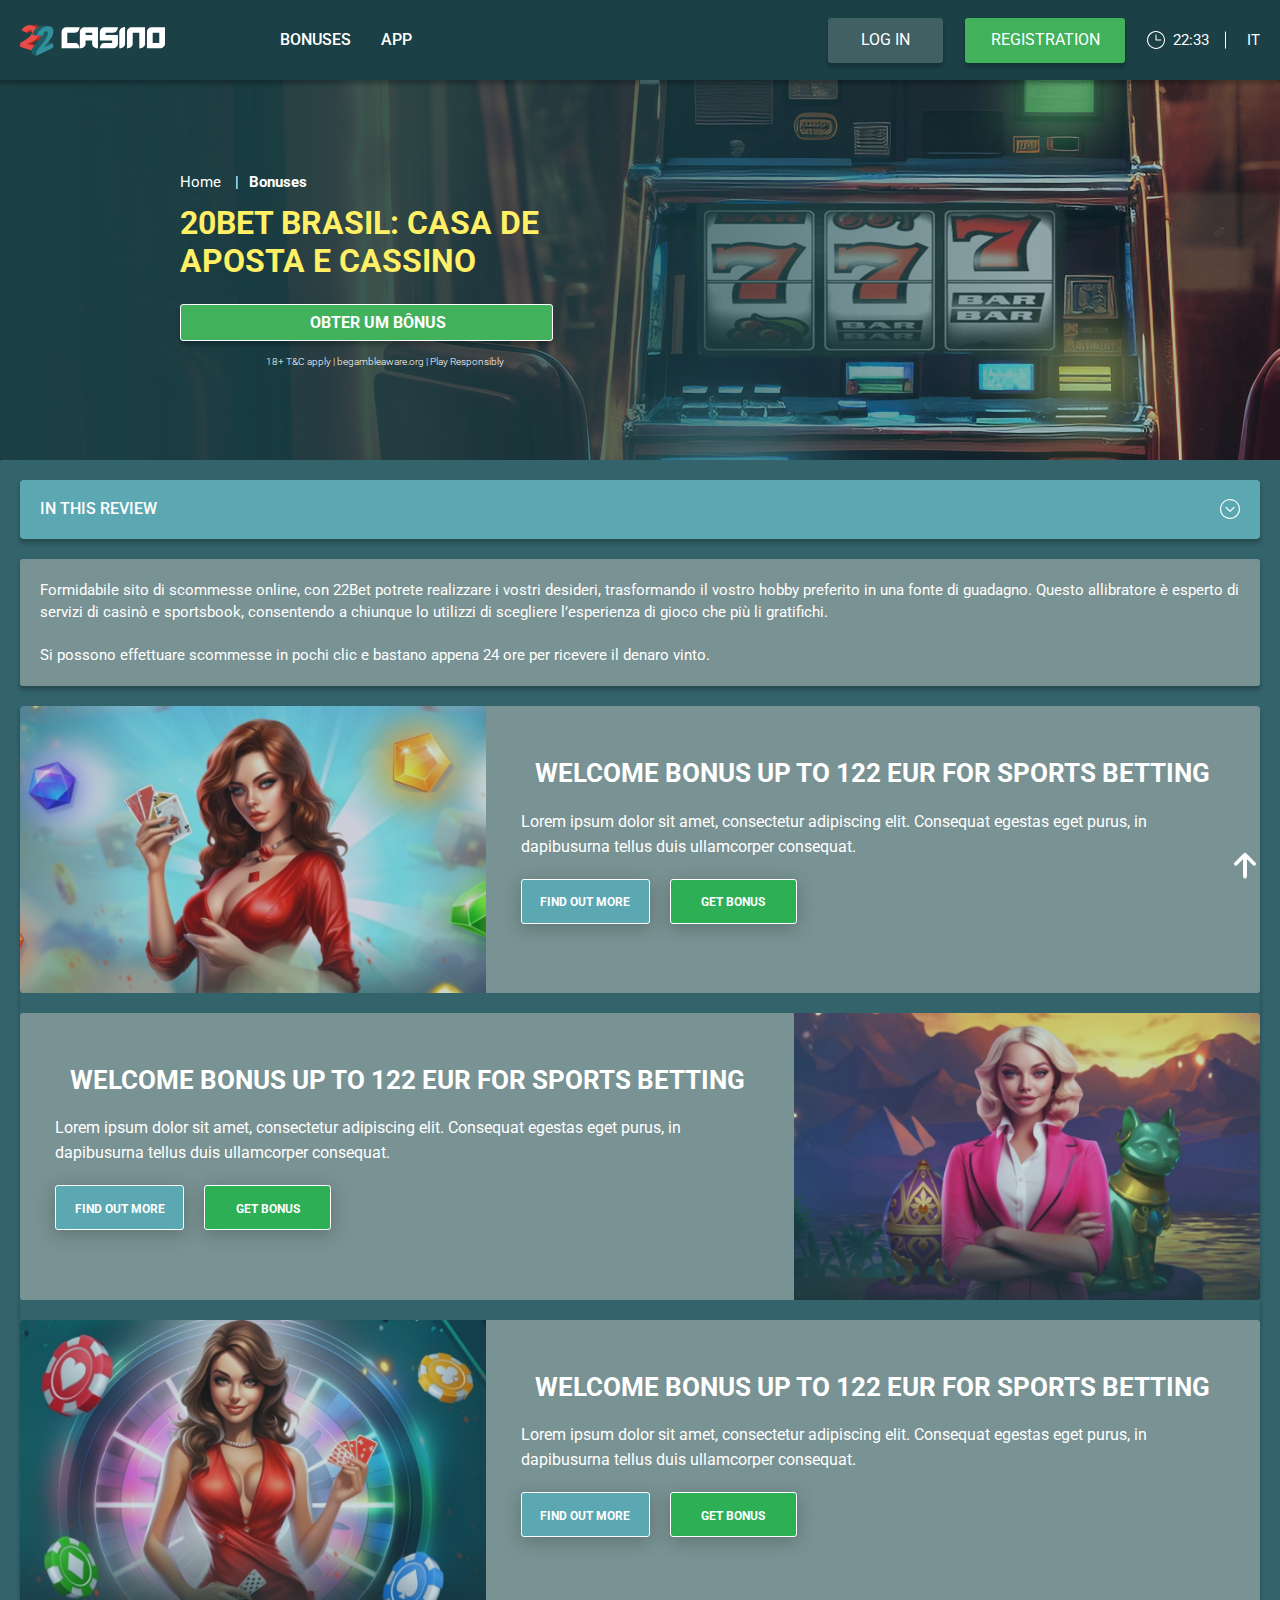
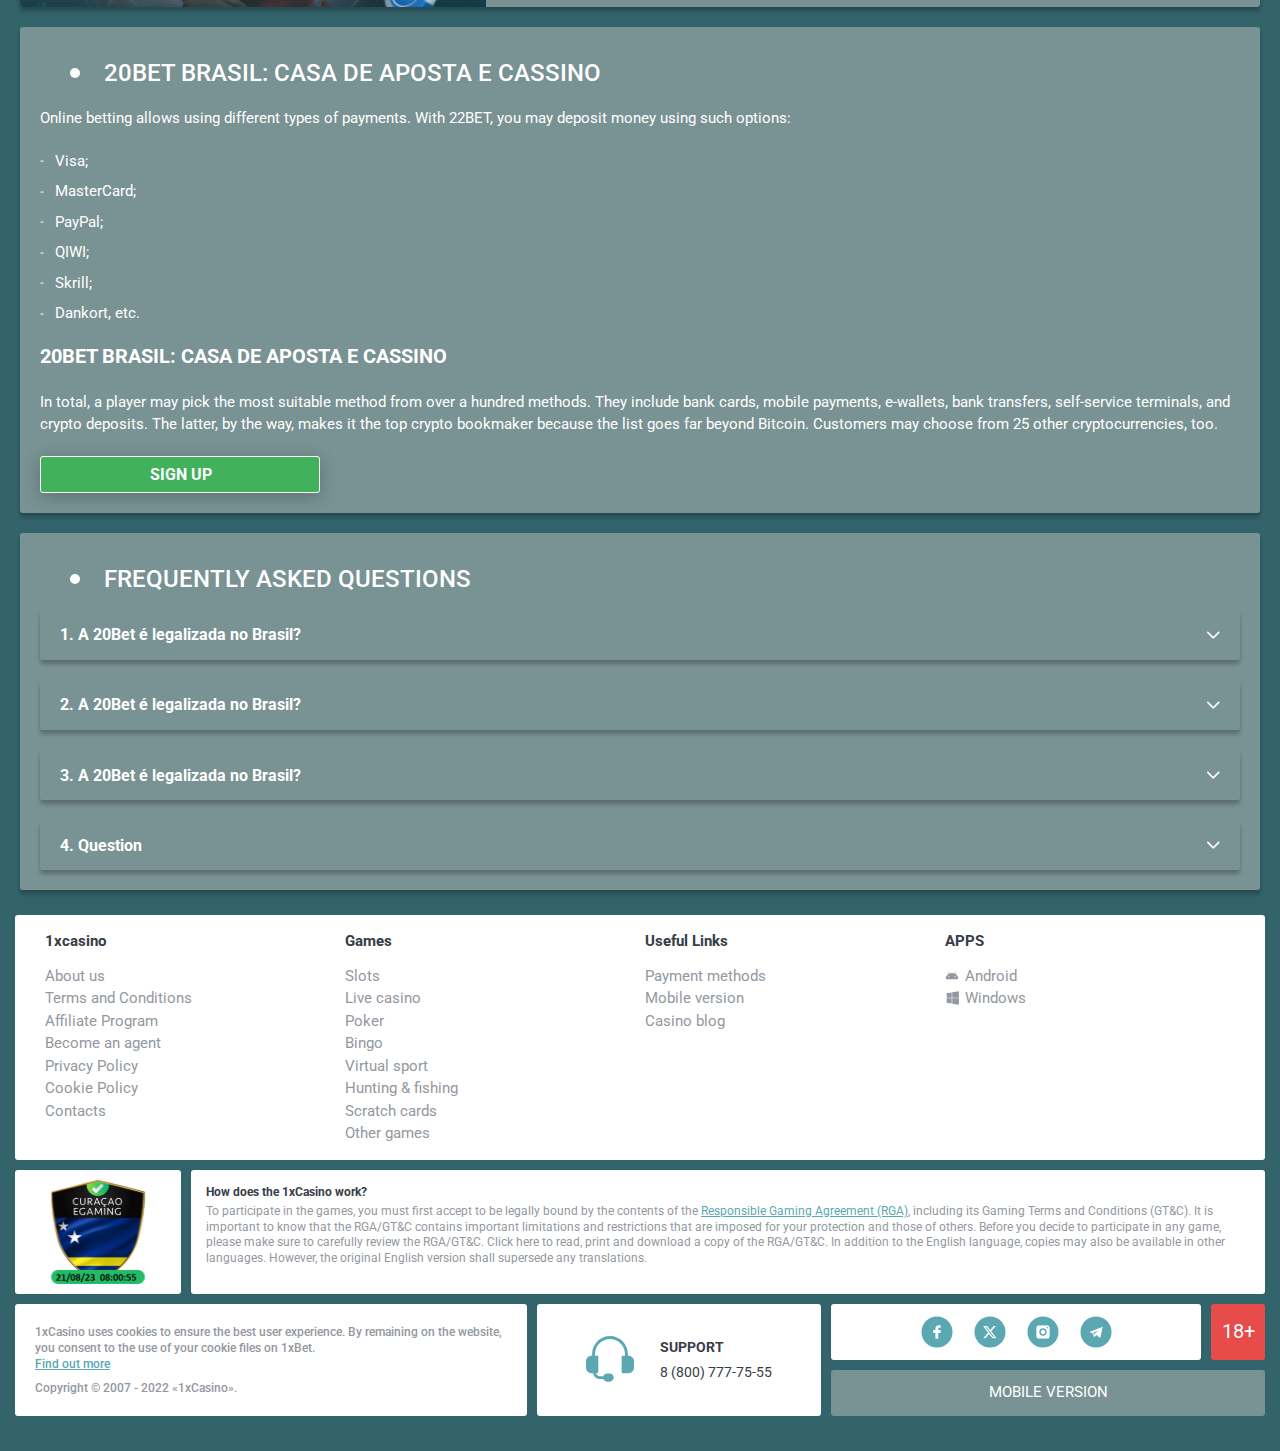
<file: bonus.html>
<!DOCTYPE html>
<html lang="it">
  <head>
    <meta charset="UTF-8" />

    <meta name="viewport" content="width=device-width, initial-scale=1.0" />
    <title>20Bet Brasil: casa de aposta e cassino</title>
    <meta name="description" content />
    <meta property="og:site_name" content />
    <meta property="og:title" content />
    <meta property="og:type" content="website" />
    <meta property="og:url" content />
    <meta property="og:image" content />
    <meta property="og:image:alt" content />
    <meta property="og:locale" content="it" />
    <meta property="og:description" content />
    <link rel="preconnect" href="https://fonts.googleapis.com" />
    <link rel="preconnect" href="https://fonts.gstatic.com" crossorigin />
    <link
      href="https://fonts.googleapis.com/css2?family=Poppins&family=Roboto:wght@400;500;700&display=swap"
      rel="stylesheet"
    />
    <link rel="stylesheet" href="./css/reset.css" />
    <link rel="stylesheet" href="./css/main.css" />
    <link rel="stylesheet" href="./css/media.css" />
    <link rel="icon" href="./images/favicon.png" type="image/x-icon" />
    <script
      src="https://code.jquery.com/jquery-3.6.1.min.js"
      integrity="sha256-o88AwQnZB+VDvE9tvIXrMQaPlFFSUTR+nldQm1LuPXQ="
      crossorigin="anonymous"
    ></script>
  </head>
  <body>
    <header class="header">
      <section class="content header__content">
        <a href="#" class="logo header__logo"
          ><img src="./images/logo.svg" alt="logo" title
        /></a>
        <button class="header__btn-menu">
          <svg
            width="16px"
            height="16px"
            viewBox="0 0 16 16"
            xmlns="http://www.w3.org/2000/svg"
          >
            <rect y="0" width="16" height="3" rx="1.5"></rect>
            <rect y="6.5" width="16" height="3" rx="1.5"></rect>
            <rect y="13" width="16" height="3" rx="1.5"></rect>
          </svg>
        </button>

        <nav class="menu header__menu">
          <ul class="header__menu-list">
            <li>
              <a href="#"> Bonuses </a>
            </li>
            <li>
              <a href="#"> App </a>
            </li>
          </ul>
          <div class="header__button header__button-menu">
            <a href="#" class="button button__login-menu">log in</a>
            <a href="#" class="button button__menu">registration</a>
          </div>
        </nav>

        <a href="#" class="button button__login">log in</a>
        <a href="#" class="button button__singup">registration</a>
        <div id="clock" class="header__time">00:00</div>
        <a href="" class="header__flag">
          <span>it</span>
        </a>
      </section>
    </header>
    <main class="main home main-page">
      <section class="hero hero__page hero__page-page">
        <div class="background background-page">
          <img src="./images/bonus/bg-bonus.png" alt="hero" title />
        </div>
        <div class="hero__wrapper hero__wrapper-page">
          <div class="hero__data hero__data-page hero__data-bonus">
            <ul
              class="breadcrumbs"
              itemscope
              itemtype="https://schema.org/BreadcrumbList"
            >
              <li
                itemprop="itemListElement"
                itemscope
                itemtype="https://schema.org/ListItem"
              >
                <a href="#" itemprop="item">
                  <span itemprop="name">Home</span></a
                >
                <meta itemprop="position" content="1" />
              </li>
              <li
                itemprop="itemListElement"
                itemscope
                itemtype="https://schema.org/ListItem"
              >
                <a href="#" itemprop="item">
                  <span itemprop="name">Bonuses</span></a
                >
                <meta itemprop="position" content="2" />
              </li>
            </ul>
            <h1 class="title general hero__title hero__title-page">
              20Bet Brasil: casa de aposta e cassino
            </h1>

            <a href="#" class="button hero__button hero__button-page">Obter um Bônus</a>
            <span class="hero__span">18+ T&C apply | begambleaware.org | Play Responsibly</span>
          </div>
        </div>
      </section>
      <section class="main__wrap main__wrap-page">
        <aside class="sidebar sidebar-left">
          <div class="sidebar-left__review">
            <div class="menu__review-desk sidebar__desk">In this review</div>
            <ul class="menu__review sidebar__list">
              <li><a href="#">Review of 20Bet</a></li>
              <li><a href="#">Registration</a></li>
              <li><a href="#">Layouts and navigation</a></li>
              <li><a href="#">20Bet Betting </a></li>
              <li><a href="#">Sports offers</a></li>
              <li><a href="#">Sports betting</a></li>
              <li><a href="#">Live betting</a></li>
              <li><a href="#">Live stream</a></li>
              <li><a href="#">Cash out</a></li>
            </ul>
          </div>
        </aside>
        <section class="content__wrapper content__wrapper-page content__wrapper-page-app">
          <section class="content menu-review__content">
            <div class="menu__review-desk menu__review-content">
              In this review
            </div>
            <ul class="menu__review menu__review-list">
              <li><a href="#">Review of 20Bet</a></li>
              <li><a href="#">Registration</a></li>
              <li><a href="#">Layouts and navigation</a></li>
              <li><a href="#">20Bet Betting </a></li>
              <li><a href="#">Sports offers</a></li>
              <li><a href="#">Sports betting</a></li>
              <li><a href="#">Live betting</a></li>
              <li><a href="#">Live stream</a></li>
              <li><a href="#">Cash out</a></li>
            </ul>
          </section>
          <section class="content article">
           
            <p>
              Formidabile sito di scommesse online, con 22Bet potrete realizzare
              i vostri desideri, trasformando il vostro hobby preferito in una
              fonte di guadagno. Questo allibratore è esperto di servizi di
              casinò e sportsbook, consentendo a chiunque lo utilizzi di
              scegliere l’esperienza di gioco che più li gratifichi.
            </p>
            <p>
              Si possono effettuare scommesse in pochi clic e bastano appena 24
              ore per ricevere il denaro vinto.
            </p>
          </section>
          <section class="content bonuses">
            <ul class="bonuses__list">
              <li class="bonuses__item">
                <div class="bonuses__img">
                  <img src="./images/bonus/banner-bonus1.png" alt="" title="" />
                </div>
                <div class="bonuses__desc">
                  <h2 class="title high bonuses__title">
                    WELCOME BONUS UP TO 122 EUR FOR SPORTS BETTING
                  </h2>
                  <p>
                    Lorem ipsum dolor sit amet, consectetur adipiscing elit.
                    Consequat egestas eget purus, in dapibusurna tellus duis
                    ullamcorper consequat.
                  </p>
                  <div class="bonuses__buttons">
                    <a href="#" class="button bonuses__button">Find out more</a>
                    <a href="#" class="button bonuses__button">Get Bonus</a>
                  </div>
                </div>
              </li>
              <li class="bonuses__item">
                <div class="bonuses__img">
                  <img src="./images/bonus/banner-bonus2.png" alt="" title="" />
                </div>
                <div class="bonuses__desc">
                  <h2 class="title high bonuses__title">
                    WELCOME BONUS UP TO 122 EUR FOR SPORTS BETTING
                  </h2>
                  <p>
                    Lorem ipsum dolor sit amet, consectetur adipiscing elit.
                    Consequat egestas eget purus, in dapibusurna tellus duis
                    ullamcorper consequat.
                  </p>
                  <div class="bonuses__buttons">
                    <a href="#" class="button bonuses__button">Find out more</a>
                    <a href="#" class="button bonuses__button">Get Bonus</a>
                  </div>
                </div>
              </li>
              <li class="bonuses__item">
                <div class="bonuses__img">
                  <img src="./images/bonus/banner-bonus3.png" alt="" title="" />
                </div>
                <div class="bonuses__desc">
                  <h2 class="title high bonuses__title">
                    WELCOME BONUS UP TO 122 EUR FOR SPORTS BETTING
                  </h2>
                  <p>
                    Lorem ipsum dolor sit amet, consectetur adipiscing elit.
                    Consequat egestas eget purus, in dapibusurna tellus duis
                    ullamcorper consequat.
                  </p>
                  <div class="bonuses__buttons">
                    <a href="#" class="button bonuses__button">Find out more</a>
                    <a href="#" class="button bonuses__button">Get Bonus</a>
                  </div>
                </div>
              </li>
            </ul>
          </section>
          <section class="content article">
            <h2 class="title high article__title">
              20Bet Brasil: Casa de Aposta e Cassino
            </h2>
            <p>
              Online betting allows using different types of payments. With
              22BET, you may deposit money using such options:
            </p>
            <ul>
              <li>Visa;</li>
              <li>MasterCard;</li>
              <li>PayPal;</li>
              <li>QIWI;</li>
              <li>Skrill;</li>
              <li>Dankort, etc.</li>
            </ul>

            <h3>20Bet Brasil: Casa de Aposta e Cassino</h3>
           
            <p>
              In total, a player may pick the most suitable method from over a
              hundred methods. They include bank cards, mobile payments,
              e-wallets, bank transfers, self-service terminals, and crypto
              deposits. The latter, by the way, makes it the top crypto
              bookmaker because the list goes far beyond Bitcoin. Customers may
              choose from 25 other cryptocurrencies, too.
            </p>
            <a href="#" class="button article__button">sign up</a>
          </section>
          <section class="content faq">
            <h2 class="title high faq__title">Frequently Asked Questions</h2>
            <ul
              class="faq__list"
              itemscope
              itemtype="https://schema.org/FAQPage"
            >
              <li
                class="faq__item"
                itemscope
                itemprop="mainEntity"
                itemtype="https://schema.org/Question"
              >
                <h3
                  class="title medium faq__subtitle js-button-expander"
                  itemprop="name"
                >
                  1. A 20Bet é legalizada no Brasil?
                </h3>
                <div
                  class="faq__answer js-expand-content"
                  itemscope
                  itemprop="acceptedAnswer"
                  itemtype="https://schema.org/Answer"
                >
                  <p itemprop="text">
                    Sim, a casa de apostas tem licença emitida por Curaçao, que
                    é reconhecida no Brasil e a permite atuar por aqui.
                  </p>
                </div>
              </li>
              <li
                class="faq__item"
                itemscope
                itemprop="mainEntity"
                itemtype="https://schema.org/Question"
              >
                <h3
                  class="title medium faq__subtitle js-button-expander"
                  itemprop="name"
                >
                  2. A 20Bet é legalizada no Brasil?
                </h3>
                <div
                  class="faq__answer js-expand-content"
                  itemscope
                  itemprop="acceptedAnswer"
                  itemtype="https://schema.org/Answer"
                >
                  <p itemprop="text">
                    Sim, a casa de apostas tem licença emitida por Curaçao, que
                    é reconhecida no Brasil e a permite atuar por aqui.
                  </p>
                </div>
              </li>
              <li
                class="faq__item"
                itemscope
                itemprop="mainEntity"
                itemtype="https://schema.org/Question"
              >
                <h3
                  class="title medium faq__subtitle js-button-expander"
                  itemprop="name"
                >
                  3. A 20Bet é legalizada no Brasil?
                </h3>
                <div
                  class="faq__answer js-expand-content"
                  itemscope
                  itemprop="acceptedAnswer"
                  itemtype="https://schema.org/Answer"
                >
                  <p itemprop="text">
                    Sim, a casa de apostas tem licença emitida por Curaçao, que
                    é reconhecida no Brasil e a permite atuar por aqui.
                  </p>
                </div>
              </li>
              <li
                class="faq__item"
                itemscope
                itemprop="mainEntity"
                itemtype="https://schema.org/Question"
              >
                <h3
                  class="title medium faq__subtitle js-button-expander"
                  itemprop="name"
                >
                  4. Question
                </h3>
                <div
                  class="faq__answer js-expand-content"
                  itemscope
                  itemprop="acceptedAnswer"
                  itemtype="https://schema.org/Answer"
                >
                  <p itemprop="text">
                    Sim, a casa de apostas tem licença emitida por Curaçao, que
                    é reconhecida no Brasil e a permite atuar por aqui.
                  </p>
                </div>
              </li>
            </ul>
          </section>
        </section>
        <div class=""  onclick="scrollToTop()">
          <button class="main__arrow" id="scrollToTopBtn"></button>
        </div> 
      </section>
    </main>
    <footer class=" footer ">
      <section class=" footer__content">
        <ul class="footer__menu">
          <li>
            <div>1хcasino</div>
            <ul class="footer__info">
              <li><a href="#">About us
              </a></li>
              <li><a href="#">Terms and Conditions</a></li>
              <li><a href="#">Affiliate Program
              </a></li>
              <li><a href="#">Become an agent
              </a></li>
              <li><a href="#">Privacy Policy
              </a></li>
              <li><a href="#">Сookie Policy
              </a></li>
              <li><a href="#">Contacts</a></li>
            
            </ul>
          </li>
          <li>
            <div>Games</div>
            <ul class="footer__info">
              <li><a href="#">Slots</a></li>
              <li><a href="#">Live casino</a></li>
              <li><a href="#">Poker</a></li>
              <li><a href="#">Bingo</a></li>
              <li><a href="#">Virtual sport</a></li>
              <li><a href="#">Hunting & fishing</a></li>
              <li><a href="#">Scratch cards</a></li>
              <li><a href="#">Other games</a></li>
            </ul>
          </li>
          <li>
            <div>Useful Links</div>
            <ul class="footer__info">
              <li><a href="#">Payment methods</a></li>
              <li><a href="#">Mobile version</a></li>
              <li><a href="#">Casino blog</a></li>
            </ul>
          </li>
          <li>
            <div>APPS
            </div>
            <ul class="footer__info">
              <li><a href="#" class="footer__android">Android</a></li>
              <li><a href="#" class="footer__windows">Windows</a></li>
              
            </ul>
          </li>
        </ul>
      <div class="footer__wrapper">
         <div class="footer__image"> 
        <img src="./images/footer-frame.svg" alt="" title="">
      </div>
       <div class="footer__desc"><p class="footer__desc-question">How does the 1xCasino work?</p>
       <p>To participate in the games, you must first accept to be legally bound by the contents of the <a class="footer__desc-link" href="#" class="">Responsible Gaming Agreement (RGA)</a>, including its Gaming Terms and Conditions (GT&C). It is important to know that the RGA/GT&C contains important limitations and restrictions that are imposed for your protection and those of others. Before you decide to participate in any game, please make sure to carefully review the RGA/GT&C. Click here to read, print and download a copy of the RGA/GT&C. In addition to the English language, copies may also be available in other languages. However, the original English version shall supersede any translations.</p></div>
      </div>
        
          <div class="footer__text">
            <p>
              1xCasino uses cookies to ensure the best user experience. By remaining on the website, you consent to the use of your cookie files on 1xBet. 
              <a class="footer__desc-link" href="#">Find out more</a>
            </p>
            <p>Copyright &copy; 2007 - 2022 «1xCasino».</p>
          </div>
          <div class="footer__support">
          <img src="./images/support.svg" alt="" title>
         <div class="footer__support-text">
           <p>SUPPORT</p>
          <a href="tel:+88007777555">8 (800) 777-75-55</a>
         </div>
        </div>
       <div class="footer__information">
        <div class="footer__social">
         <ul class="footer__links">
          <li><a href="#"><img src="./images/facebook.svg" alt=""title></a></li>
           <li><a href="#"><img src="./images/twitter.svg" alt=""title></a></li>
            <li><a href="#"><img src="./images/instagram.svg" alt=""title></a></li>
             <li><a href="#"><img src="./images/telegram.svg" alt=""title></a></li>
        </ul>
         <div class="footer__age"> 18+
           
          </div>
       </div>
          <div class="footer__mob"><a href="#">MOBILE VERSION</a></div>
        </div>
       
       
      </section>
    </footer>

    <script src="./js/sidebar.js" defer></script>
    <script src="./js/expander.js" defer></script>
    <script src="./js/mobile-menu.js" defer></script>
    <script src="./js/clock.js" defer></script>
    <script src="./js/arrowUp.js" defer></script>
  </body>
</html>
</file>
<file: css/main.css>
html {
  -webkit-text-size-adjust: 100%;
  scroll-behavior: smooth;
}

body {
  display: block;
  position: relative;
  width: 100%;
  background: #33636b;
  font-family: "Roboto", sans-serif;
  font-size: 15px;
  font-weight: 400;
  line-height: 22.5px;
  text-align: left;
  color: #ffffff;
}

.content {
  display: block;
  position: relative;
  width: 100%;
  max-width: 1020px;
  overflow: hidden;
  border-radius: 3px;
  background: linear-gradient(180deg, #799293 0%, #799293 100%);
  box-shadow: 0px 4px 4px 0px #00000040;
  padding: 20px;
  margin: 0 auto 20px auto;
}

h1,
h2,
h3,
h4,
.title {
  display: block;
  position: relative;
  font-size: 32px;
  font-weight: 700;
  line-height: 37.5px;
  text-align: center;
  color: #fff065;
}

h1,
.title.general {
  text-transform: uppercase;
}

h2,
.title.high {
  position: relative;
  display: flex;
  align-items: center;
  justify-content: left;
  font-weight: 500;
  font-size: 24px;
  line-height: 28.8px;
  color: #ffffff;
  text-transform: uppercase;
  border-radius: 3px;
  padding: 12px 12px 0 64px;
}

h2::before,
.title.high::before{
  content: '';
  display: block;
  position: absolute;
  left: 30px;
  width: 10px;
  height: 10px;
  /* top:50%;
  transform: translateY(-50%); */
  border-radius: 50%;
  background: #ffffff;
}


h3,
title.medium {
  font-size: 20px;
  line-height: 30px;
  text-align: left;
  color:#ffffff;}

article > *,
.article > *,
.desk > * {
  margin-top: 20px;
}

article > *:first-child,
.article > *:first-child,
.desk > *:first-child {
  margin-top: 0 !important;
}

article > h2,
.article > h2,
.desk > h2 {
  margin-top: 32px;
}

article > h3,
.article > h3,
.desk > h3 {
  margin-top: 16px;
}

.button {
  position: relative;

  min-width: 373px;
  height: 37px;
  border-radius: 3px;
  background: #41b15b;
  border: 1px solid #FFFFFF;
  overflow: hidden;
  font-size: 16px;
  font-weight: 700;
  line-height: 18.75px;
  text-align: center;
  text-decoration: none;
  text-transform: uppercase;
  color: #ffffff;
  white-space: nowrap;
  cursor: pointer;
  box-shadow: 0px 4px 18px 0px #0e181140;

  padding: 9px 129px;
  margin: 0 auto;

  transition: all 0.5s;
}

.button:hover {
  transform: scale(1.1);
}

.header,
.main,
.footer {
  display: flex;
  position: relative;
  justify-content: space-between;
  align-items: center;

  max-width: 1600px;
  max-width: 100%;

  margin: 0 auto;
}

.background {
  display: block;
  position: absolute;
  bottom: 0;
  left: 0;
  height: 100%;
  width: 100%;
  overflow: hidden;
}

.background img {
  position: relative;
  width: 100%;
  height: 100%;
  object-fit: cover;
  border-radius: 3px;
}

.images img {
  border-radius: 3px;
  width: 100%;
  height: 100%;
  overflow: hidden;
}

/* -------------------HEADER---------------- */
.header {
  position: fixed;
  top: 0;
  left: 0;
  right: 0;
  width: 100%;
  z-index: 100;
  background: #1b4045;
}

.header__content {
  position: relative;
  display: flex;
  flex-direction: row;
  align-items: center;
  justify-content: space-between;
  max-width: 1600px;
  max-height: 80px;
  border-radius: 0;
  background: #1b4045;

  padding: 16px 30px;
  margin: 0 auto;
}

.logo {
  display: block;
  position: relative;
  max-width: 145px;
  flex: 0 0 145px;
  margin-right: 115px;
}

.logo img {
  display: block;
  position: relative;
  width: auto;
  max-height: 31px;
}

.logo:hover {
  transform: scale(1.1);
}
.header__menu {
  display: flex;
  white-space: nowrap;
}

.header__menu-list {
  display: flex;
  justify-content: center;
  align-items: center;
  white-space: nowrap;
  flex: 1 1 auto;
  gap: 30px;
  
  border-radius: 60px;
  
}
.header__menu-list li {
  display: block;
  
}

.header__menu-list li a {
  display: inline-flex;
  position: relative;
  align-items: center;
  font-weight: 500;
  font-size: 16px;
  line-height: 18.75px;
  text-transform: uppercase;
  color: #ffffff;
  transition: all 0.5s;
  padding: 20px 0;
}

.header__menu-list a:hover {
  color: #41b15b;
}

.menu a {
  display: none;
}

span {
  display: inline-block;
}

.header__menu-list a img {
  width: 24px;
  height: 24px;
  vertical-align: middle;
}

.header__menu-list a span:last-child {
  margin-left: 16px;
}

.header__flag span:first-child {
  flex: 0 1 24px;
}

.header__flag {
  margin-left: 16px;
  color: #ffffff;
  text-transform: uppercase;
  padding-left: 22px;
}

.header__flag::before {
  content: "";
  display: block;
  position: absolute;
  width: 1px;
  height: 75%;
  top: 50%;
  transform: translateY(-50%);
  left: 0;
  background: #ffffff;
}

.button__login {
  margin-left: auto;
}

.button__login {
  height: 45px;
  font-size: 16px;
  font-weight: 400;
  line-height: 18.75px;
  min-width: 115px;
  background: #416064;
  box-shadow: 0px 4px 4px 0px #00000040;
  padding: 13px 32.5px;
  margin: 0 22px 0 auto;
  border: none;
}

.button__singup {
  height: 45px;
  font-size: 16px;
  font-weight: 400;
  line-height: 18.75px;
  min-width: 160px;
  margin: 0;
  padding: 13px 25.5px;
  border: none;
  box-shadow: 0px 4px 4px 0px #00000040;
}

.button__singup:hover {
  background: #416064;
}
.header__time {
  color: #ffffff;
  position: relative;
  padding-left: 26px;
  margin-left: 22px;
}

.header__time::before {
  content: "";
  display: block;
  position: absolute;
  width: 18px;
  height: 18px;
  top: 50%;
  transform: translateY(-50%);
  left: 0;
  background: url(../images/clock.svg) no-repeat center center / contain;
}
.button__login:hover {
  background: #41b15b;
}

.header__btn-menu {
  display: block;
  flex: 0 1 auto;
  min-width: 0;
  border: 1px solid #ffffff;
  border-radius: 10px;
  background: #33636B;
  padding: 12px;
  margin-left: 12px;
  order: 3;
}

svg {
  position: relative;
  fill: #ffffff;
  line-height: 1;
  vertical-align: 1;
}

/* ------------------ MAIN------------- */
.main.home {
  display: flex;
  margin-bottom: 30px;
}

.main__wrap {
  display: flex;
  position: relative;
  flex: 1 1 100%;
  justify-content: center;
  align-items: stretch;
  max-width: 1600px;
  padding: 20px 30px;
  margin: 0 auto;
}

/*--------------------MAIN__SIDEBAR-------------- */

.sidebar {
  position: relative;
  align-self: stretch;

  flex: 0 0 240px;
}

.sidebar {
  align-self: stretch;
  position: sticky;
  flex: 0 0 240px;
  top: 100px;
  bottom: 20px;
  height: calc(100vh - 110px);
  overflow: auto;
}

.sidebar::-webkit-scrollbar {
  display: none;
}

.sidebar-left__review {
  overflow: hidden;
  border-radius: 3px;
  background: #1b4045;
  box-shadow: 0px 4px 4px 0px #00000040;
}

.sidebar-left__quik {
  margin-bottom: 24px;
}

.menu__review-desk {
  position: relative;
  background: #5ba8b3;

  font-weight: 500;
  font-size: 16px;
  line-height: 18.75px;
  text-transform: uppercase;
  color: #ffffff;
  box-shadow: 0px 4px 4px 0px #00000040;

  padding: 10px 20px;
}

.menu__review li {
  position: relative;
  padding: 8px 16px;
}


.menu__review li {
  padding: 8px 20px;
}

.menu__links li a {
  font-size: 14px;
  font-weight: 300;
  color: #ffffff;
  line-height: 16.41px;
}

.menu__review li a {
  position: relative;
  color: #ffffff;
  font-weight: 300;
  font-size: 15px;
  line-height: 22.5px;
  padding-left: 10px;
}



.menu__links li a img {
  vertical-align: middle;
  margin-right: 8px;
}

.sidebar__review {
  margin-top: 20px;
}

.menu__review-content::after,
.menu__review-desk::after {
  content: "";
  position: absolute;
  right: 12px;
  top: 50%;
  transform: translateY(-50%);
  width: 15px;
  height: 15px;
  background: url(../images/sidebar/sidebar-arrowDown.svg) center center /
    contain;
  transition: all 0.5s;
}

.menu__review-content::after {
  width: 20px;
  height: 20px;
  right: 20px;
}

.menu__review-content.active::after,
.menu__review-desk.active::after {
  transition: all 0.5s;
  background: url(../images/sidebar/sidebar-arrowUp.svg) center center / contain;
}

.menu-review__content {
  display: none;
  padding: 0;
  margin-bottom: 20px;
  background: #1B4045;

}

.menu__review-content {
  position: relative;
  padding: 20px;
  border-radius: 3px;
 
}


.menu__review-content.active {
  border-bottom-left-radius: 0;
  border-bottom-right-radius: 0;
}

.menu__review li a {
  position: relative;
  white-space: nowrap;
}

.menu__review li:hover a {
  color: #ffffff;

  font-weight: 700;
}

.menu__review li:hover{
  background: #5BA8B3;

}

.menu__review-list {
  padding: 0;
}
.menu__review-list li {
  padding: 8px 16px;
}
.content__wrapper {
  margin: 0 10px;

  flex: 0 1 calc(100% - 240px * 2 - 10px * 2);
}


.sidebar__cards {
  display: flex;
  flex-direction: row;
  flex-wrap: wrap;
  gap: 10px;
}

.sidebar__cards {
  display: flex;
  flex-direction: row;
  flex-wrap: wrap;

  gap: 10px;
}

.sidebar__cards img {
  display: block;
  
  height: 100%;
}

.sidebar__cards a img {
  position: relative;
  width: 100%;
  
  display: block;
  border-top-left-radius: 3px;
  border-top-right-radius: 3px;
  border-radius: 3px;
}

.sidebar__text {
  position: absolute;
  bottom: 0px;
  background: #2daf55;

  padding: 7px 21px;
  border-bottom-left-radius: 3px;
  border-bottom-right-radius: 3px;
  color: #ffffff;
  font-weight: 500;
  font-size: 13px;
  line-height: 15.73px;
  text-transform: uppercase;
  overflow: hidden;
}

.sidebar__text-first {
  padding: 7px 25.7px;
}

.sidebar__text-last {
  padding: 7px 100.5px;
}

/* -----------hero ----------- */
.content__wrapper {
  position: relative;
  top: 80px;

  margin-left: 20px;
  margin-right: 20px;
}

.hero {
  padding: 0;
  height: 380px;
  display: flex;
  align-items: center;
  width: 100vw;
  padding-top: 24px;
  padding-bottom: 24px;
  padding-left: calc(50% - 492px);
  padding-right: calc(50% - 492px);
}

.home .hero.hero__page {
  justify-content: center;
}

.hero__wrapper {
  display: flex;
  align-items: center;
}

.hero__data {
  display: block;
  position: relative;
  max-width: 500px;
  padding: 32px;
  align-items: center;
}

.hero__title {
  margin-bottom: 16px;
  text-align: center;
}

.hero__data p {
  color: #ffffff;
  text-align: center;
}

.hero__rating {
  display: flex;
  font-weight: 700;
  align-items: center;
  justify-content: center;
  text-transform: uppercase;
  color: #ffffff;
  margin-bottom: 16px;
}

.hero__rating p {
  margin-right: 10px;
  font-weight: 400;
}
.hero__button {
  display: block;
  width: 373px;
  background: #41b15b;
  box-shadow: 0px 4px 4px 0px #00000040;

  margin-top: 24px;
  margin-bottom: 13px;
  margin-left: auto;
}
.hero__data span {
  font-size: 15px;
 
  line-height: 18px;

  color: #ffffff;
}

.hero__data .hero__span {
  display: block;
  font-weight: 300;
  font-size: 10px;
  line-height: 15px;
  color: #ffffff;
  text-align: center;
}

/* ---------------games---------------- */
.games {
  background: transparent;
  padding: 0;
}

.games__list {
  display: grid;
  grid-template-columns: repeat(3, 1fr);
  gap: 40px;
  row-gap: 20px;

  width: 100%;
}

.games__list li a img{
  display: block;
  width: 100%;
}

/* --------------------features----------- */

.features__wrap {
  display: flex;
  gap: 20px;
}

.features__table {
  
  width: 100%;
  display: flex;
  gap: 20px;
}

.features__group {
  width: 50%;
}

.features__title {
  margin-bottom: 16px;
}

.features__list li {
  position: relative;

  padding: 9px 20px 9px 64px;
}

.features__list li + li,
.features__table tr + tr {
  margin-top: 8px;
}

.features__table tr,
.features__list li {
  background: linear-gradient(90deg, #799293 0%, #799293 100%);
  box-shadow: 0px 4px 4px 0px #00000040;
  color: #ffffff;
  border-radius: 3px;
}


.features__table tr {
  
  display: flex;
  padding: 9px 20px;
}

.features__table tr td:last-child {
  font-weight: 400;
  padding-left: 5px;
}

.features__table td {
  width: 50%;
}

.features__list li::before {
  content: "";
  display: block;
  position: absolute;
  width: 30px;
  height: 30px;
  left: 20px;
  top: 50%;
  transform: translateY(-50%);
  background: url(../images/main/features-icon.svg) no-repeat center center /
    contain;
}

/* -------------banner---------------- */

.banner {
  display: flex;
  align-items: center;
  justify-content: center;
  overflow: hidden;
  height: 380px;
  padding: 20px;
}

.banner__info {
  display: block;
  position: relative;

  width: 500px;
  text-align: center;

  padding: 32px;
  z-index: 3;
}

.banner__info .banner__title {
  flex-direction: column;
  line-height: 31.2px;
  font-size: 26px;
  color:#FFF065;
  align-items: center;
  text-align: center;
  text-transform: none;
  margin-bottom: 28px;
  border: none;
  background: transparent;
  padding: 0;
}

.banner__info .banner__title::before {
  display: none;
}

.banner__title span {
  font-size: 20px;
  font-weight: 700;
  line-height: 30px;
  text-transform: uppercase;
  color: #ffffff;
}

.banner__button,
.article__button {
  display: inline-block;
  margin-right: 0;
  width: 240px;
  background: #fff065;
  color: #1b4045;
  box-shadow: 0px 4px 18px 0px #0e181140;
  z-index: 3;
  margin-bottom: 6px;
  margin-left: auto;
    margin-right: auto;
    display: flex
;
    align-items: center;
    justify-content: center;
}

.banner__button:hover {
  
  transform: scale(1.1);
}

.banner__span {
  font-size: 12px;
  font-weight: 400;
  line-height: 18px;
  color: #ffffff;
}
.background .banner__img {
  top: 0;
  left: 0;
  position: absolute;
  z-index: 2;
}

/* ----------------review------------- */

.article {
  display: flex;
  flex-direction: column;
}
.article ul li {
  position: relative;
  padding-left: 15px;
}

.article ul li + li {
  margin-top: 8px;
}

.article ul li::before {
  content: "";
  position: absolute;
  left: 0;
  top: 50%;
  transform: translateY(-50%);
  width: 4px;
  height: 1px;
  border-radius: 50%;
  background: #ffffff;;
}

.article__button {
  margin: 20px auto 0 auto;
  background: #41b15b;
  margin-left: 0;
}

.article h3 {
  
  text-transform: uppercase;
}

.article__links {
  color: #ff4949;
}

/* ------------sidebar-right----------- */

.menu__casino {
  display: flex;
  flex-wrap: wrap;
  gap: 8px;
  align-items: center;
  padding: 8px;
}

.menu__casino li a {
  border-radius: 10px;
  overflow: hidden;
}

.menu__casino li a img {
  display: block;
  border-radius: 12px;
}

.main__sidebar-right {
  margin-bottom: 0;
}
/* --------------rating------------------- */
.rating__table {
  display: flex;
  width: 100%;
  margin-top: 16px;
}

.rating__table tbody {
  width: 100%;
}

.table td {
  display: flex;
  font-weight: 700;
  text-transform: uppercase;
}

.rating__table table {
  width: 100%;
  
}

.rating__table tr {
  display: flex;
  justify-content: space-between;
  align-items: center;
  text-transform: uppercase;
  background: linear-gradient(90deg, #799293 0%, #799293 100%);
  color: #ffffff;
  box-shadow: 0px 4px 4px 0px #00000040;
  font-size: 16px;
  line-height: 24px;
  border-radius: 3px;
  padding: 13px 42px;
}

.rating__table tr + tr {
  margin-top: 20px;
  
}

.table tr td:nth-child(1) {
  flex: 0 0 280px;
}

.table tr td:nth-child(3) {
  flex: 0 1 60px;
  margin-left: auto;
}

.rating__table img {
  width: 30px;
  height: 30px;
}

.rating__table img + img {
  margin-left: 10px;
}

.ratings__button,
.article__button {
  min-width: 280px;
  display: inline-block;
  color: #ffffff;
  padding: 9px 109px;
  margin-top: 20px;
}
/* ----------faq----------------------- */
.faq__subtitle {
  position: relative;
  font-weight: 700;
  font-size: 16px;
  line-height: 19.2px;
  text-align: left;
  background: linear-gradient(90deg, #799293 0%, #799293 100%);

  border-radius: 3px;
  box-shadow: 0px 4px 4px 0px #00000040;
  color: #ffffff;
  cursor: pointer;
  padding: 15.5px 64px 15.5px 20px;
}

.faq__list li + li {
  margin-top: 20px;
}

.faq__title {
  margin-bottom: 16px;
}

.faq__subtitle::after {
  content: "";
  display: block;
  position: absolute;
  top: 50%;
  transform: translateY(-50%);
  right: 20px;
  width: 14px;
  height: 14px;
  background: url(../images/faq-ArrowDown.svg) no-repeat center center / contain;
  transition: all 0.5s;
}

.faq__subtitle.active::after {
  background: url(../images/faq-ArrowUp.svg) no-repeat center center / contain;
  transition: all 0.5s;
}

.faq__item {
  position: relative;
}

.faq__subtitle.active {
  transition: all 0.5s;
}

.faq__answer {
  position: relative;
  background: linear-gradient(90deg, #799293 0%, #799293 100%);

  box-shadow: 0px 4px 4px 0px #00000040;

  color: #ffffff;
  padding: 13px 20px;
  border-radius: 3px;
  margin-top: 10px;
}

.js-expand-content {
  display: none;
  overflow: hidden;
}

.js-expand-content.expanded {
  height: 100%;
}

/* ---------main__arrow------ */
.main__arrow {
  display: block;
  position: fixed;
  width: 30px;
  height: 30px;
  right: 20px;
  bottom: 20px;

  background: url(../images/ArrowUp.svg) no-repeat center center / contain;
  z-index: 100;
}

/* ------------footer----------------- */
.footer {
  display: flex;
  position: relative;
}

.footer__content {
  padding: 30px 10px;
  padding: 30px 10px 30px 10px;
  max-width: 1600px;
  margin-left: auto;
  margin-right: auto;
  background: transparent;
  display: flex;
  flex-wrap: wrap;
  flex-direction: row;
  align-items: stretch;
  width: auto;
}

.footer__content > *{
  background: #fff;
   
    border-radius: 3px;
    margin: 5px;
}
.footer__menu {
  display: flex;
  justify-content: space-between;
  flex-wrap: wrap;
  padding: 15px 30px;
}

.footer__menu div {
  font-weight: 700;
  color: #373c47;
  margin-bottom: 12px;
}

.footer__menu li {
  position: relative;
  color: #9398a0;
  
  flex: 0 1 calc((100% - 30px) / 4);
}
.footer__info {
  position: relative;
}


.footer__info a {
  color: inherit;
}


.footer__text p {
  font-size: 12px;
  font-weight: 500;
  line-height: 16px;
}

.footer__text p + p {
  margin-top: 8px;
}

.footer__wrapper {
  display: flex;
 
  gap: 10px;
  background: transparent;
}

.footer__image {
  padding: 10px 33px;
  flex: 0 0 166px;
  display: flex;
  align-items: center;
  justify-content: center;
  background: #ffffff;
  border-radius: 3px;
}

.footer__image img {
  max-width: 100px;
}

.footer__desc {
  background: #ffffff;
  border-radius: 3px;
  padding: 15px;
}

.footer__desc .footer__desc-question {
  color: #373c47;
  font-size: 12px;
  font-weight: 700;
  line-height: 14.06px;
  margin-bottom: 5px;
}

.footer__desc p {
  color: #9398a0;
  font-size: 12px;
  font-weight: 400;
  line-height: 15.6px;
}

.footer__desc-link {
  color: #5ba8b3;
  text-decoration: underline;
}


.footer__text {
  
  color: #9398a0;
 
  padding: 20px;
  
  flex: 0 1 calc(100% - 434px - 284px - 30px);
}
.footer__text p {
  display: flex;
  flex-direction: column;
}

.footer__support {
  display: flex;
  align-items: center;
  justify-content: center;

  padding: 20px 32px 20px 19px;padding: 20px;
  flex: 0 1 284px;
  
}

.footer__support p,
.footer__support a {
  color: #373c47;
  font-size: 14px;
  line-height: 16.41px;
}

.footer__support p {
  font-weight: 700;
}

.footer__support-text {
  display: flex;
  flex-direction: column;
  margin-left: 26px;
  gap: 8px;
}

.footer__social,
.footer__links {
  display: flex;
  flex-direction: row;
}

.footer__social {
  flex: 0 1 434px;
  gap: 10px;
  
}

.footer__links {
 background: #ffffff; 
  border-radius: 3px;
  padding: 8px;
  justify-content: center;
  align-items: center;
  gap: 21px;
 
  flex: 0 1 calc(100% - 54px - 10px);
}
.footer__android, .footer__windows{
  position: relative;
  padding-left: 20px;
}

.footer__android::before,.footer__windows::before{
  content: '';
  display: block;
  position: absolute;
  left: 0;
  top:50%;
  transform: translateY(-50%);
  width: 14px;
  height: 14px;
  background: url(../images/android-footer.svg) no-repeat center center / contain;
}

.footer__windows::before{
  background: url(../images/windows.svg) no-repeat center center / contain;
}

.footer__links li a img {
  width: 32px;
  height: 32px;
  vertical-align: middle;
}


.footer__age {
  display: block;
  width: 54px;
  height: 48px;
  height: auto;
  color:#ffffff;
  background: #E74B4A;
  border-radius: 3px;display: flex;
 justify-content: center;
 align-items: center;
  font-size: 20px;line-height: 23.44px;  
}

.footer__information {
  text-align: center;
  display: flex;
  align-items: stretch;
  
  flex-wrap: wrap;
  
  flex: 0 1 434px;
  background: transparent;
}

.footer__mob {
  background: #799293;
  border-radius: 3px;
  padding: 8px;
  margin-top: 10px;
  display: flex;
  align-items: center;
  justify-content: center;
  width: 100%;
}

.footer__mob a{
  color: #ffffff;
}


/* --------------bonus page------------- */
.breadcrumbs {
  display: flex;
  text-align: center;
  margin-bottom: 12px;
  white-space: nowrap;
}

.breadcrumbs li:not(:last-child) a {
  padding-left: 0;
}

.breadcrumbs li a {
  font-weight: 400;
  color: #ffffff;
  padding: 10px;
}

.breadcrumbs li:first-child a:hover {
  color: #ff6b00;
}

.breadcrumbs li:last-child a {
  font-weight: 700;
}

.breadcrumbs > li:not(:last-child):after {
  content: "|";
  position: relative;
  color: #ffffff;
}

.main-page.home {
  top: 80px;
  display: block;
}

.main__wrap-page {
  justify-content: flex-start;
}

.home .hero__page {
  position: relative;
  width: 100vw;
  display: flex;
  justify-content: start;
  align-items: center;
  background: linear-gradient(
    to right,
    rgba(23, 25, 35, 0.8) 100%,
    rgba(23, 25, 35, 0.6) 40%,
    rgba(23, 25, 35, 0.2) 70%,
    rgba(23, 25, 35, 0.8) 80%
  );
  padding-top: 24px;
  padding-bottom: 24px;
  padding-left: calc(50% - 492px);
  padding-right: calc(50% - 492px);
}

.home .hero__page.hero__page-page{
  justify-content: start;
}

.hero__data-bonus{
  max-width: 473px;
}

.hero__title-page{
  text-align: left;
}
.hero__button-page{
  margin-left: 0;
}

.content__wrapper-page {
  top: 0;
}

.content.bonuses {
  padding: 0;
  background: none;
}

.bonuses__list {
  display: flex;
  flex-direction: column;
  
  gap: 20px;
}

.bonuses__item {
  display: flex;
  background: transparent;
  
  width: 100%;
  border-radius: 3px;
  padding: 0;
  overflow: hidden;
}

.bonuses__item:nth-child(even){
  flex-direction: row-reverse;
}

.bonuses__item > * {
  position: relative;
}

.bonuses__item + .bonuses__item {
  margin-top: 0;
}

.bonuses__item:before {
  display: none;
}

.bonuses__img img {
  display: block;
  height: 100%;
  width: 100%;
}

.bonuses__desc {
  padding: 52px 35px;
  background:#ffffff;
  background: linear-gradient(180deg, #799293 0%, #799293 100%);
  width: 50%;
}
.bonuses__desc p {
  color: #ffffff;
  margin-bottom: 20px;
  font-size: 16px;
  line-height: 25px;
}

.title.bonuses__title {
  flex-direction: column;
  text-align: left;
  color: #ffffff;
  border: none;
  font-size: 26px;
  line-height: 30.47px;
  font-weight: 700;
  position: relative;
  margin-bottom: 20px;
  background: transparent;padding: 0;
}

.title.bonuses__title::before {
  display: none;
}

.bonuses__buttons {
  display: flex;
  justify-content: flex-start;
  flex-wrap: wrap;
  gap: 20px;
  
}

.bonuses__button {
  min-width: 126px;
  margin-left: 0;
  margin-right: 0;
  font-size: 12px;
 line-height: 14.06px;
  font-weight: 700;
  height: 45px;
  
}

.bonuses__button:first-child {
  background: #5ba8b3;
  color: #ffffff;
  padding: 15.5px 18.5px;
}

.bonuses__button:first-child:hover {
  background: #2daf55;
}

.bonuses__button:last-child {
  background: #2daf55;
  color: #ffffff;
  padding: 15.5px 30.5px;
}

.bonuses__button:last-child:hover {
  background: #5ba8b3;
}

/* --------------------app-page------------- */
.hero__page-app{
  height: 600px;
  height: auto;
}

.hero__data-app{
  max-width: 665px;
}

.home .hero.hero__page-app{
  justify-content: center;
  align-items: center;
}
.breadcrumbs-app{
  justify-content: center;
}

.banner__btn {
  display: flex;
  flex-direction: column;
  position: relative;
  width: 259px;
  height: 64px;
  font-size: 15px;
  font-weight: 400;
  line-height: 22.5px;
  text-align: center;
  text-decoration: none;
  justify-content: center;
  border-radius: 3px;
  background: #FFF065;
  text-transform: uppercase;

  color: #1B4045;
  cursor: pointer;
  padding: 16px 38px;
  padding: 16px 50px 16px 60px;
 
  transition: all 0.3s ease;
  overflow: hidden;
  margin-top: 20px;
  margin-bottom: 20px;
}

.banner__btn:hover {
  transform: scale(1.1);
}

.hero__list{
  padding:29px ;
  display: flex;
  justify-content: center;
  gap:10px;
}
.hero__list li{
  position: relative;
  display: flex;
  flex: 0 0 140px;
  font-weight: 600;
  font-size: 16px;
  line-height: 25px;
color:#ffffff;
padding-left: 60px;
}

.hero__list li::before{
  content: '';
  display: block;position: absolute;
  width: 45px;height: 45px;
  left: 0;
  top:50%;
  transform: translateY(-50%);
  background: url(../images/app/icon-app.svg) no-repeat center center / contain;
}

.hero__button-app{
  width: 259px;
  min-width: 256px;
  height: 51px;
  padding: 16px 61.5px;
}
.hero__data-app .hero__span-app{
  text-align: center;display: block;
}
.button__wrap-app {
  display: flex;
  flex-direction: row;
  justify-content: center;
  gap: 30px;
  z-index: 3;
}

.banner__btn-android {
  padding: 16px 34px 16px 70px;
}

.banner__btn-app::after,
.banner__btn-android::after {
  content: "";
  position: absolute;
  left: 30px;
  top: 50%;
  transform: translateY(-50%);
  width: 32px;
  height: 32px;
  background: url(../images/app/apple.svg) no-repeat center center / contain;
}

.banner__btn-android::after {
  background: url(../images/app/android.svg) no-repeat center center / contain;
}
</file>
<file: css/media.css>
@media screen and (max-width: 480px) {
  .content {
    margin-left: 0;
    margin-right: 0;
  }
}

/* ----------------header------------------- */

@media screen and (max-width: 1518px) {
  .rating__table img + img {
    margin-left: 10px;
}

.table tr td:nth-child(1) {
  flex: 0 0 220px;
}

.bonuses__desc {
  width: 70%;
}
}

@media screen and (max-width: 1415px) {
.rating__table tr{
  padding: 13px;
}}
@media screen and (max-width: 1384px) {
  .features__wrap {
    flex-direction: column;
  }
}

@media screen and (max-width: 1352px) {
  .rating__table img + img {
    margin-left: 5px;
}

.bonuses__desc {
  padding: 20px;
}


}

@media screen and (max-width: 1340px) {
  .header__wrap-nav {
    margin-right: auto;
  }

  .header__app span:nth-child(3n) {
    display: none;
  }
}

@media screen and (max-width: 1313px) {
  .sidebar-left{
    display: none;
  }

  .header__content {
    padding-left: 20px;
    padding-right: 20px;
  } 

  .menu-review__content {
    display: block;
    padding: 0;
    
  }
  .menu-review-desk {
    padding: 16px;
  }

  .menu-review__content > .menu-review__list.active {
    display: block;
  }

  .content__wrapper {
   flex: 1 1 100%;
    margin: auto 20px 0 0; 
     
  }

  .content__wrapper .content {
    max-width: 100%;
    margin-left: 0;
    margin-right: 0;
  }

  .content__wrapper-page-app {
    margin-right: 0;
  }

  .bonuses__desc {
    padding: 52px 35px;
  }
  
  
}

@media screen and (max-width: 1440px) {
  
}

@media screen and (max-width: 1281px) {
  .header__btn-menu.active {
    background: #33636B;
  }
}
@media screen and (max-width: 1281px) {
  .ratings__list li {
    width: calc(50% - 10px);
  }
}

@media screen and (max-width: 1047px) {
  .footer__text {
    flex: 1 1 100%;
  }

  .footer__support,.footer__information {
    flex: 0 1 calc((100% - 20px) / 2);
  }
 

}
@media screen and (min-width: 900px) {
  .header__btn-menu {
    display: none;
  }
}

@media screen and (max-width: 900px) {
  .header__btn-menu svg {
    display: block;
    margin: 0;
  }
}

@media screen and (max-width: 900px) {
  .header__btn-menu svg rect {
    transform-origin: 50% 50%;
    transition: all 0.5s;
  }
}

@media screen and (max-width: 900px) {
  .header__btn-menu.active svg rect:nth-child(1) {
    x: -2px;
    y: 6px;
    width: 20px;
    transform: rotate(225deg);
  }

  .header__btn-menu.active svg rect:nth-child(3) {
    opacity: 0;
  }

  .header__btn-menu.active svg rect:nth-child(2) {
    x: -2px;
    y: 6px;
    width: 20px;
    transform: rotate(135deg);
  }
}

@media screen and (max-width: 900px) {
  .header__menu {
    position: fixed;
    top: 70px;
    left: 0;
    width: 100%;
    height: 0;
    overflow: hidden;
    background: #33636B;
    text-align: center;
    z-index: 100;
    transition: height 0.5s ease, opacity 0.5s ease;
    opacity: 0;
    padding: 20px 50px;
    overflow-y: auto;
    display: block;
  }

  .header__menu.active {
    display: block;
    height: 100vh;
    opacity: 1;
  }

  .header {
    z-index: 101;
  }
}

@media screen and (max-width: 900px) {
  .header__menu ul {
    display: flex;
    flex-direction: column;
    justify-content: center;
    text-align: center;
    margin-bottom: 16px;
    gap: 5px;
    background: none;
  }

  .header__menu-list li a{
    padding: 0;
  }

  .header__menu ul li {
    font-size: 15px;
    white-space: nowrap;
    padding: 5px;
  }

  .header__menu ul li + li {
    margin-top: 5px;
  }

  .menu ul li:not(:last-child) {
    margin-right: 0;
  }

  .logo {
    margin-right: auto;
  }
}



@media screen and (max-width: 774px) {
  .header__button-menu > .button__login-menu {
    display: inline-block;
    background: #00aa81;
    background: #416064;

    margin: 0;
    width: 140px;
  min-width: 140px;
  padding: 9px 30px;
  
  }

  .table tr td:nth-child(1) {
    flex: 0 0 200px;
}

  .button__login-menu:hover {
    background: #2e9344;
    background: #41B15B;

  }

  .rating__table img {
    width: 26px;
    height: 26px;
}

  .header__button {
    display: block;
  }
}

@media screen and (max-width: 700px) {
.button__login{
  display: none;
}
}

@media screen and (max-width: 687px) {
  .rating__table img {
    width: 22px;
    margin: 0;
  }

  .rating__table tr {
    padding: 16px;
  }
}

@media screen and (max-width: 664px) {
  .header__content {
    padding: 15px;
  }
  .menu .button__singup {
    display: inline-block;
    margin: 0;
    margin-left: 10px;
  }

  .games__list {
    grid-template-columns: repeat(2, 1fr);
  gap: 20px;}

  .banner__info {
    background: rgba(13, 29, 52, 0.7);
    border-radius: 10px;
  }

  .header__menu .header__button-menu {
    display: flex;
    flex-direction: column;

    justify-content: center;
    align-items: center;
  }

  .header__menu .button__menu {
    display: inline-block;
    margin-top: 20px;
    width: 140px;
    min-width: 140px;
    padding: 9px 15px;
  }
  .rating__table img {
    width: 20px;
    
}
}

@media screen and (max-width: 640px) {
  
  .rating__table tr {
    flex-direction: column;
    justify-content: center;
    gap:10px;
  }
  .table tr td:nth-child(1) {
    flex: 0 ;
    justify-content: center;
}

.table tr td:nth-child(3) {
  flex: 0;
  margin-left:0;
  justify-content: center;
}}

@media screen and (max-width: 561px) {
  .banner__info {
    min-width: 0;
  }

  .footer__support, .footer__information,.footer__social  {
    flex: 1 1 100%;
}
}

@media screen and (max-width: 509px) {
  .banner__info {
    text-align: center;
  }

  .footer__wrapper {
    flex-direction: column;
  }

  .banner__info .banner__title {
    display: block;
    text-align: center;
  }

  .table tr td:nth-child(1) {
    font-size: 14px;
    font-weight: 500;
  }
}

@media screen and (max-width: 468px) {
  .header__flag {
    margin-right: 0;
  }

  .hero__data,
  .hero__title {
    text-align: center;
  }

  .hero__rating {
    justify-content: center;
  }

  .banner__info .banner__title {
    line-height: 28px;
  }
}

@media screen and (max-width: 447px) {
  
  .rating__table img + img {
    margin-left: 0;
}

  .table tr td:nth-child(1) {
    font-weight: 700;
  }
  .main__wrap {
    padding: 20px 10px 10px 10px;
  }
  .games__list {
    grid-template-columns: repeat(1, 1fr);
  gap: 10px;}

  .table tr td:nth-child(1) {
    font-size: 13px;
  }

  .ratings__button,.article__button{
    min-width: 180px;
    width: 180px;
    display: flex;justify-content: center;
  }
}


/* -----------------main--------- */

@media screen and (max-width: 1440px) {
  .main__wrap {
    padding: 20px;
  }


  .content__wrapper .content {
    max-width: 100%;
    
  }
}

@media screen and (max-width: 1100px) {
  .content__wrapper {
    flex: 1 1 100%;
    margin-right: 0;
    max-width: 100%;
  }
}

@media screen and (max-width: 560px) {
  .main.home {
    display: block;
  }
}

/* -----------features---------------- */

@media screen and (max-width: 1189px) {
  table td:first-child {
    width: 60%;
    font-weight: 700;
  }

  table td:last-child {
    width: 40%;
  }

  .features__table td:last-child {
    white-space: nowrap;
  }

  table tr {
    padding: 10px;
  }

  .ratings__list li {
    padding: 16px;
  }
}

@media screen and (max-width: 1100px) {
  .sidebar-right {
    display: none;
  }
  .footer__menu li{
    flex: none;
  }
}

@media screen and (max-width: 1046px) {
  .footer__social{
    flex: 1 1 100%;
  }
  
}
@media screen and (max-width: 845px) {
.bonuses__desc {
  padding: 20px;
}}

@media screen and (max-width: 829px) {
  .features__wrap {
    flex-direction: column;
  }

  .features__list,
  .features__table {
    width: 100%;
  }
}

@media screen and (max-width: 821px) {
  .features__info {
    width: 100%;
  }
  .features__list {
    flex-direction: column;
    width: 100%;
    gap: 8px;
  }
}

@media screen and (max-width: 800px) {
  .features {
    display: block;
  }

  .banner__title {
    font-size: 28px;
  }
  .features__group {
    width: 100%;
  }

  .features__table {flex-direction: column;}
}

@media screen and (max-width: 750px) {
  .ratings__list li {
    width: 100%;
  }

  .ratings__list li:not(:last-child) {
    margin-bottom: 8px;
  }

  .ratings__button {
    margin-left: auto;
  }

  .hero__title {
    font-size: 28px;
  }

  .banner__title {
    font-size: 24px;
  }

  .review__title,
  .ratings__title,
  .faq__title {
    font-size: 28px;
  }
}

@media screen and (max-width: 713px) {
  .background img {
    object-position: 99%;
  }

  .hero {
    padding: 20px;
  }

  .hero__data {
    background: rgba(0, 0, 0, 0.5);
    padding: 20px;
    border-radius: 10px;
  }
  .footer__menu  > li{
    flex: 1 1 calc(50% - 20px); 
  }

  .footer__menu{
    gap:20px;
  }
}

@media screen and (max-width: 650px) {
  table {
    flex-direction: column;
  }
  .about__group {
    width: 100%;
  }
  .about__group + .about__group {
    margin-left: 0;
    margin-top: 8px;
  }
}

@media screen and (max-width: 600px) {
  .review__title,
  .ratings__title,
  .faq__title {
    font-size: 24px;
    line-height: 32px;
    white-space: wrap;
  }
  .hero__title {
    font-size: 24px;
  }

  .banner__backgroud img {
    object-position: 80%;
  }

  .banner__info {
    width: 100%;
  }
}

@media screen and (max-width: 576px) {
  .button__wrap-app {
    flex-direction: column;
  }
}
@media screen and (max-width: 554px) {
  .button__singup {
    display: none;
  }
}


@media screen and (max-width: 517px) {
  .banner__info .banner__title {
    font-size: 28px;
  }

  .banner__button{
    width: 180px ;
    min-width: 180px;
    display: flex;justify-content: center;
    margin-left: auto;
    margin-right: auto;
    padding-left: 40px;
    padding-right: 40px;
  }
}


@media screen and (max-width: 480px) {
  .hero__wrapper {
    position: relative;
    max-width: 100%;
    align-items: center;
    flex-direction: column;
    justify-content: center;
  }

  .banner__info .banner__title {
    font-size: 26px;
  }

  .hero__img {
    position: absolute;
    opacity: 0.5;
  }

  .hero__title {
    z-index: 1;
  }

  .hero__button {
    z-index: 1;
  }
  .features__table tr {
    padding: 16px;
  }

  .header__logo {
    margin-right: auto;
  }

  .features__table td:last-child {
    word-wrap: break-word;
    white-space: normal;
  }
}

@media screen and (max-width: 409px) {
  h2::before, .title.high::before {
    display: none;
    
  }
h2, .title.high {
  padding-left: 12px;}
}

@media screen and (max-width: 439px) {
  .hero__button{
  width: 200px;
  min-width: 200px;
  display: flex
;
  justify-content: center;
  }
}
@media screen and (max-width: 395px) {
  .hero__data {
    padding: 16px;
  }
}
@media screen and (max-width: 387px) {
  .hero__data {
    padding: 13px;
  }

  .faq__subtitle::after {
    top: 22px;
    transform: none;
  }
}

@media screen and (max-width: 385px) {
  .footer__wrapp {
    flex-direction: column;
    gap: 12px;
  }
  

  .main__arrow {
    opacity: 0.7;
  }
  .logo {
    max-width: 100px;
  }
}

@media screen and (max-width: 370px) {
  .hero__title {
    font-size: 20px;
  }

  .header__app {
    display: none;
  }



  table td:first-child {
    width: 70%;
    font-size: 14px;
    font-weight: 500;
    white-space: normal;
    padding-right: 5px;
  }

  table td:last-child {
    font-size: 14px;
  }

  .banner__backgroud img {
    object-position: 75%;
  }
  .header__time::before {
    display: none;
  }

  .ratings__wrap {
    white-space: nowrap;
  }

  .hero__list li::before {
    width: 35px;height: 35px;
    left: 10px;
  }
}

@media screen and (max-width: 352px) {
  
.bonuses__buttons {
  justify-content: center;
}
}
@media screen and (max-width: 335px) {
  .header__flag {
    display: none;
  }
}

@media screen and (max-width: 480px) {
  .footer__menu {
    justify-content: space-between;
  }

  .footer__information {
    display: flex;
    flex-wrap: wrap;
  }

 
  .banner__backgroud img {
    object-position: 99%;
  }
}
@media screen and (max-width: 442px) {
  .footer__menu {
    
    padding: 15px 20px;
  }
  .footer__menu li {
   
    padding-left: 0;
  }
  .footer__menu .footer__info li::before {
    display: none;
  }
}

@media screen and (max-width: 440px) {
  .footer__menu > li:not(:last-child) {
    margin-bottom: 16px;
  }

  .banner__info .banner__title {
    font-size: 24px;
  }
}

@media screen and (max-width: 440px) {
  .banner__info .banner__title {
    font-size: 20px;
  }


}

/* ------------bonus-page-------------- */
@media screen and (max-width: 1440px) {
  .sidebar-left-page {
    display: block;
    margin-right: 20px;
  }

  .menu-review__content-page {
    display: none;
  }
  .bonuses__img img {
    width: 100%;
  }


  .content.menu-review__content.content-page {
    margin: 0;
  }

  .footer__content {
    padding: 30px 10px;
  }
}

@media screen and (max-width: 986px) {
  .sidebar-left-page {
    display: none;
  }

  .menu-review__content-page {
    display: block;
  }

  .content__wrapper-page {
    margin-right: 0;
  }
  .main__wrap-page {
    display: block;
  }
}

@media screen and (max-width: 732px) {
  .bonuses__item, .bonuses__item:nth-child(even){
    flex-direction: column;
  }

  .bonuses__desc {
    width: 100%;
    padding: 20px;
    text-align: center;
  }

  .title.bonuses__title {
    text-align: center;
  }
  .bonuses__buttons{
    justify-content: center;
  }
}
@media screen and (max-width: 713px) {
  .hero__wrapper-page {
    padding: 20px;
  }

  .background-page img {
    object-position: 76%;
  }
}

@media screen and (max-width: 709px) {
  .button__wrap-app{
    flex-direction: column;
    align-items: center;
    gap:0;
   
  }

  
.banner__btn-app,.banner__btn-android {
  margin-bottom: 0;

}
 
}

@media screen and (max-width: 598px) {
  .bonuses__list {
    flex-direction: column;
  }
  .bonuses__item {
    max-width: 100%;
    width: 100%;
    max-width: 560px;
  }

  .main-page.home {
    top: 70px;
  }
}

@media screen and (max-width: 468px) {
  .breadcrumbs {
    justify-content: center;
  }
}

/* --------------app-page-------------- */
@media screen and (max-width: 1440px) {
  .banner__logo {
    margin: 0 0 0 280px;
  }
}
@media screen and (max-width: 1190px) {
  .banner__logo {
    margin: 0 0 0 200px;
  }
}
@media screen and (max-width: 1020px) {
  .banner__logo {
    margin: 0 0 0 123px;
  }
}

@media screen and (max-width: 712px) {
  .banner__app {
    justify-content: flex-end;
  }
}

@media screen and (max-width: 694px) {
  .banner__content-app {
    flex-direction: column;
    gap: 20px;
  }
  .banner__logo {
    margin: 0;
    flex: 0;
  }
  .banner__app {
    justify-content: flex-start;
  }
}

@media screen and (max-width: 523px) {
  .banner__background-app img {
    object-position: 60%;
  }
}

@media screen and (max-width: 439px) {
.hero__button-page {
  margin-left: auto;
}}
@media screen and (max-width: 426px) {
  .banner__app {
    justify-content: center;
  }
}
</file>
